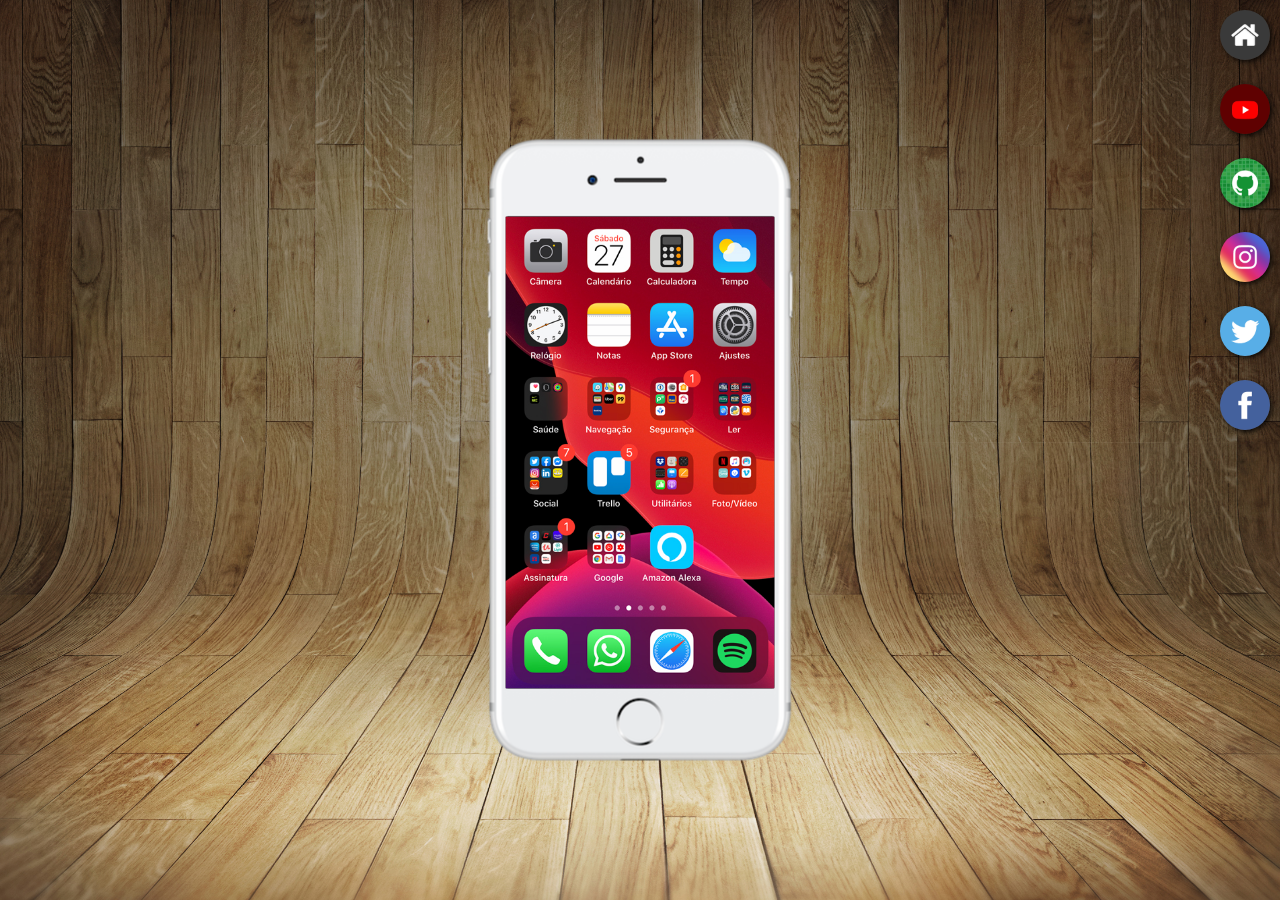
<file: index.html>
<!DOCTYPE html>
<html lang="pt-br">
<head>
    <meta charset="UTF-8">
    <meta name="viewport" content="width=device-width, initial-scale=1.0">
    <link rel="shortcut icon" href="favicon.ico" type="image/x-icon">
    <link rel="stylesheet" href="estilos/style.css">
    <title>Projeto Redes Sociais</title>
</head>
<body>
   <main>
    <section id="telefone">
        <iframe src="home.html" name="tela" id="tela" frameborder="0">
            Seu navegador não é compatível com isso.
        </iframe>
    </section>
    <section id="redes-sociais">
        <a href="home.html" target="tela"><img src="imagens/logo-home.jpg" alt=""></a><br>
        <a href="youtube.html" target="tela"><img src="imagens/logo-youtube.jpg" alt=""></a><br>
        <a href="github.html" target="tela"><img src="imagens/logo-github.jpg" alt=""></a><br>
        <a href="instagram.html" target="tela"><img src="imagens/logo-instagram.jpg" alt=""></a><br>
        <a href="twitter.html" target="tela"><img src="imagens/logo-twitter.jpg" alt=""></a><br>
        <a href="facebook.html" target="tela"><img src="imagens/logo-facebook.jpg" alt=""></a><br>
    </section>
   </main> 
</body>
</html>
</file>
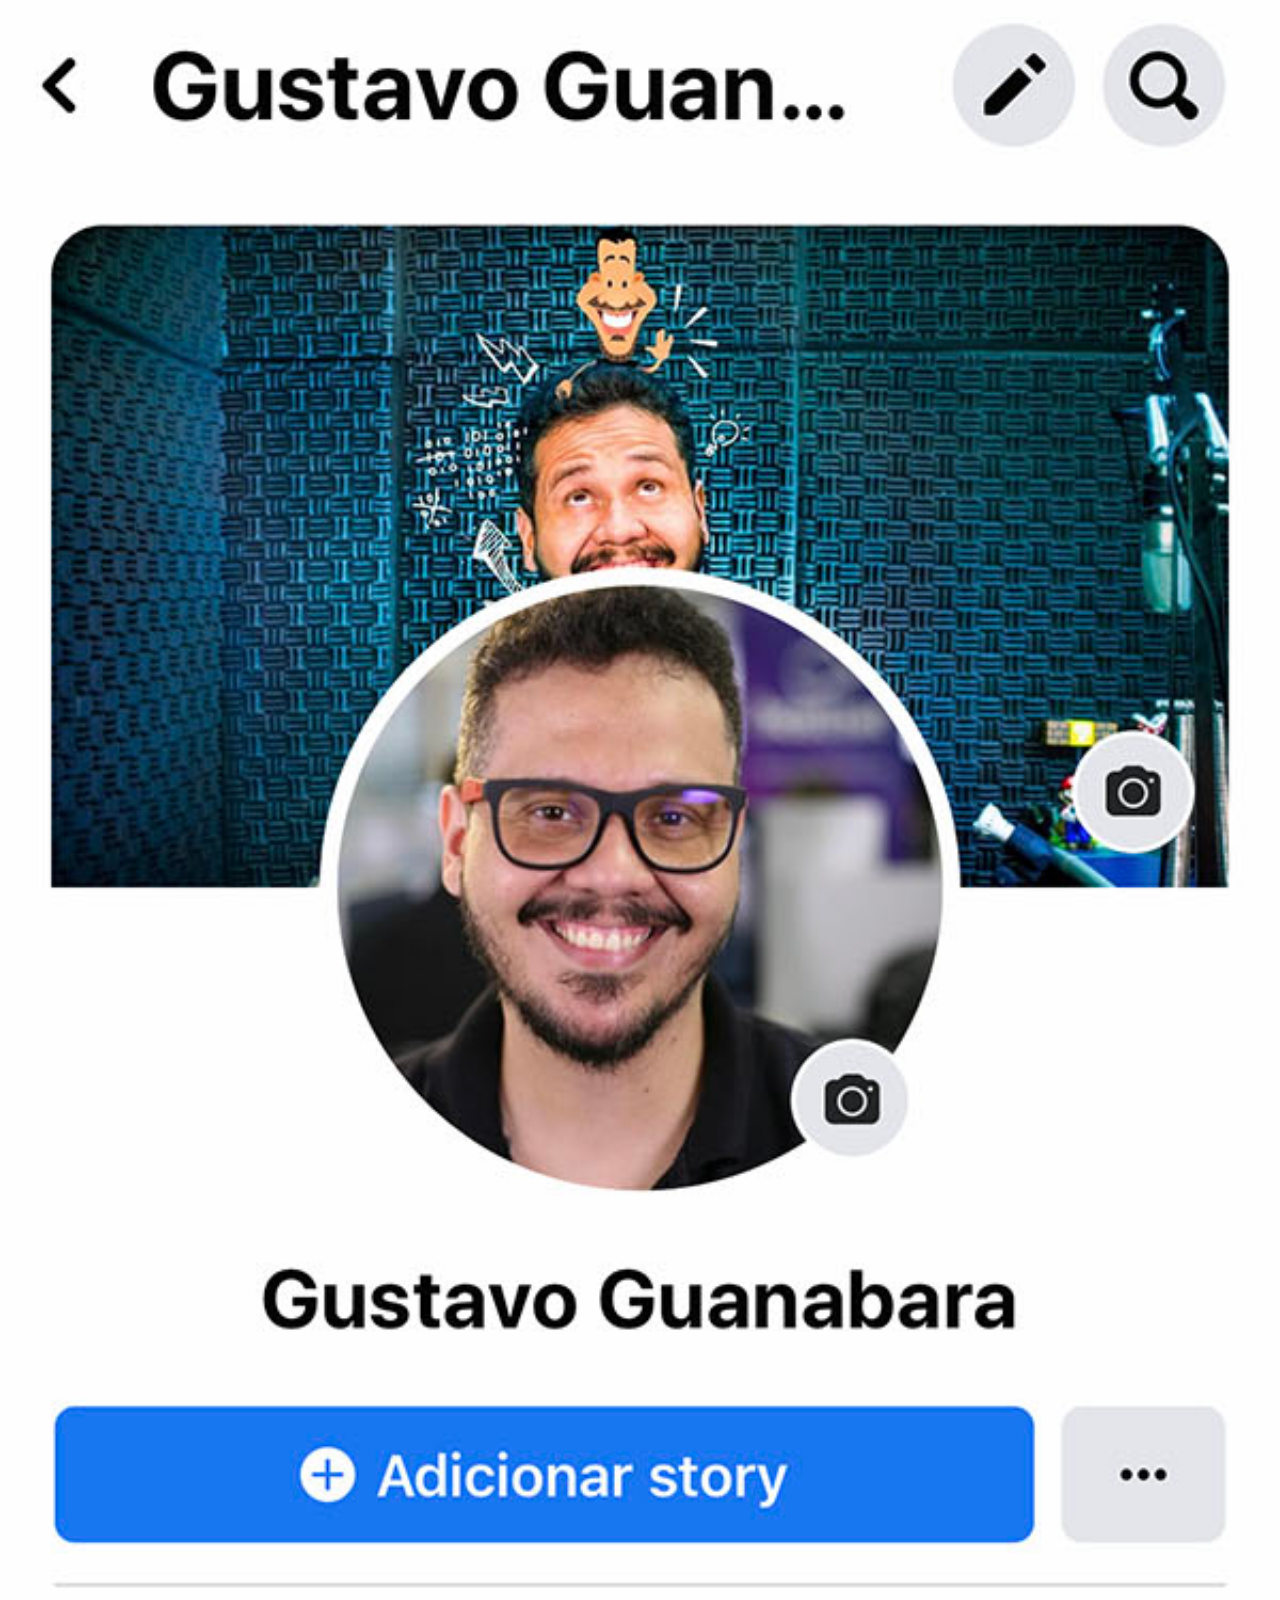
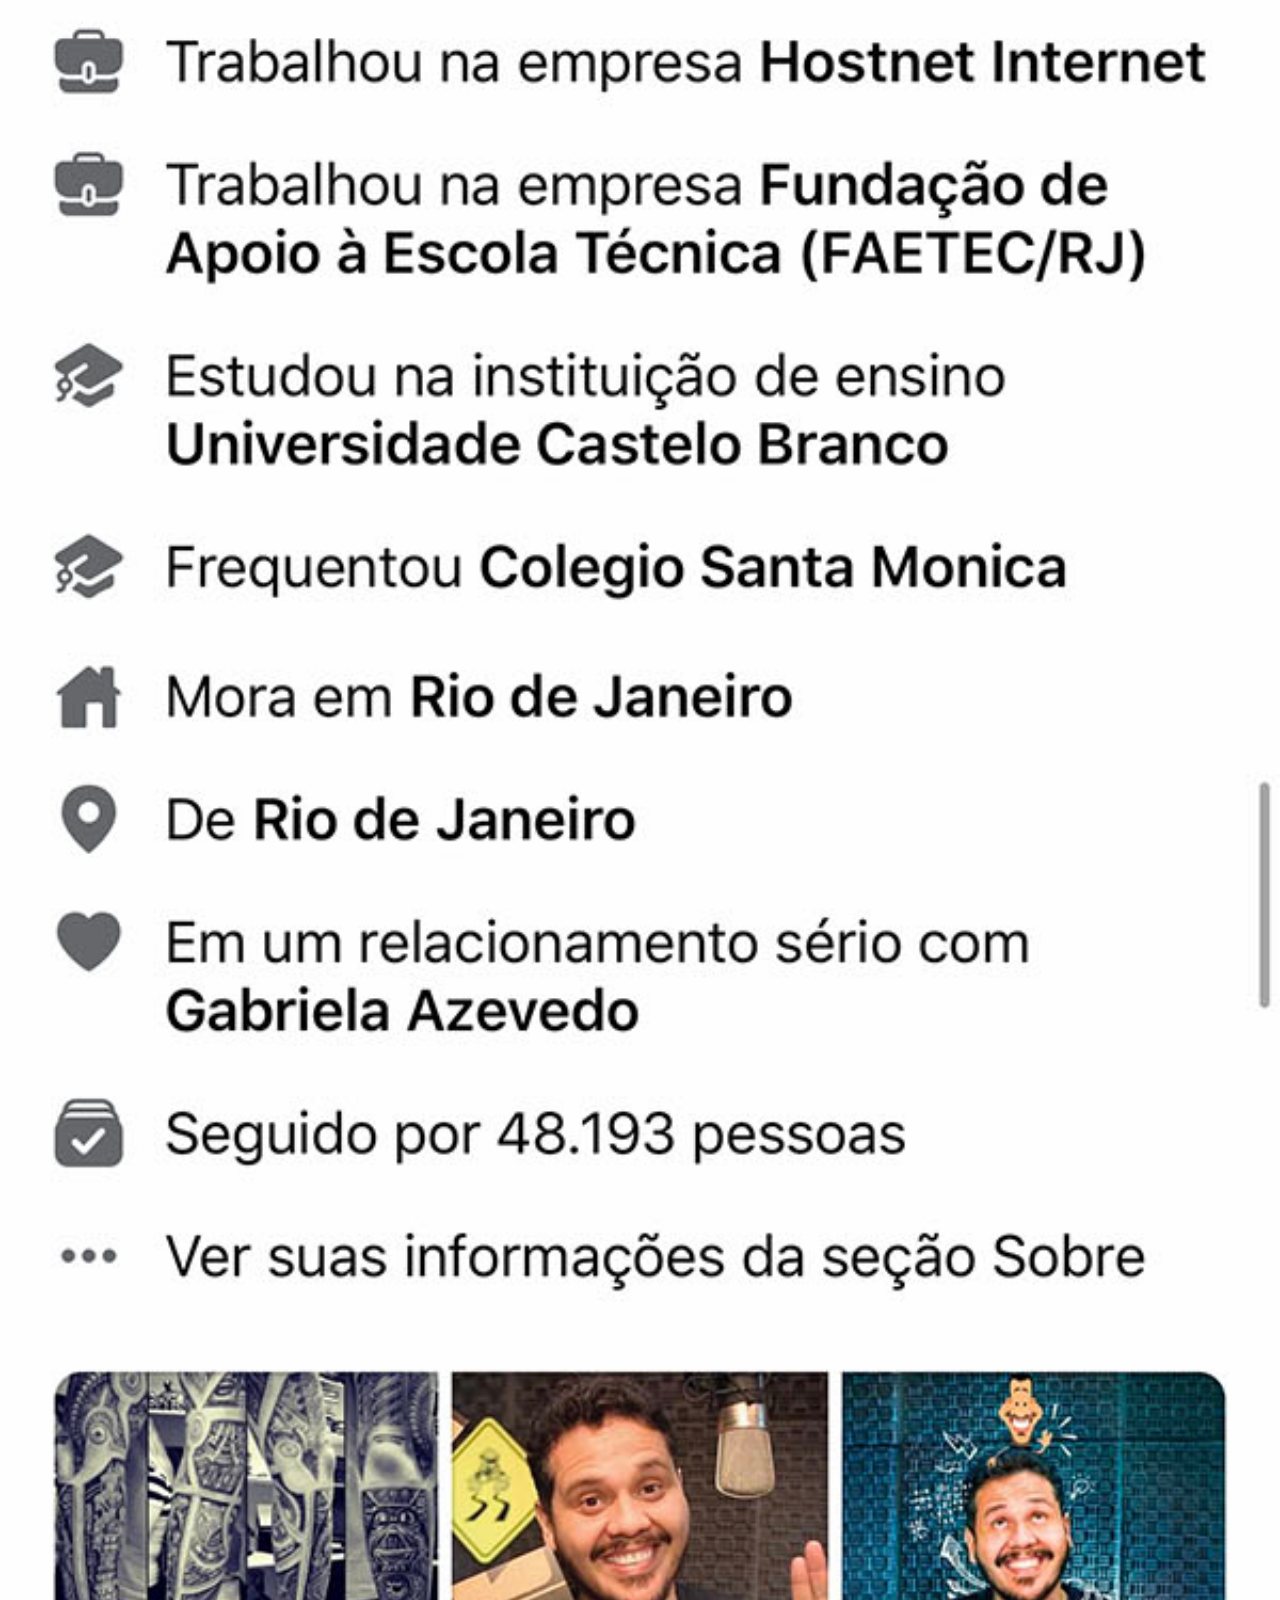
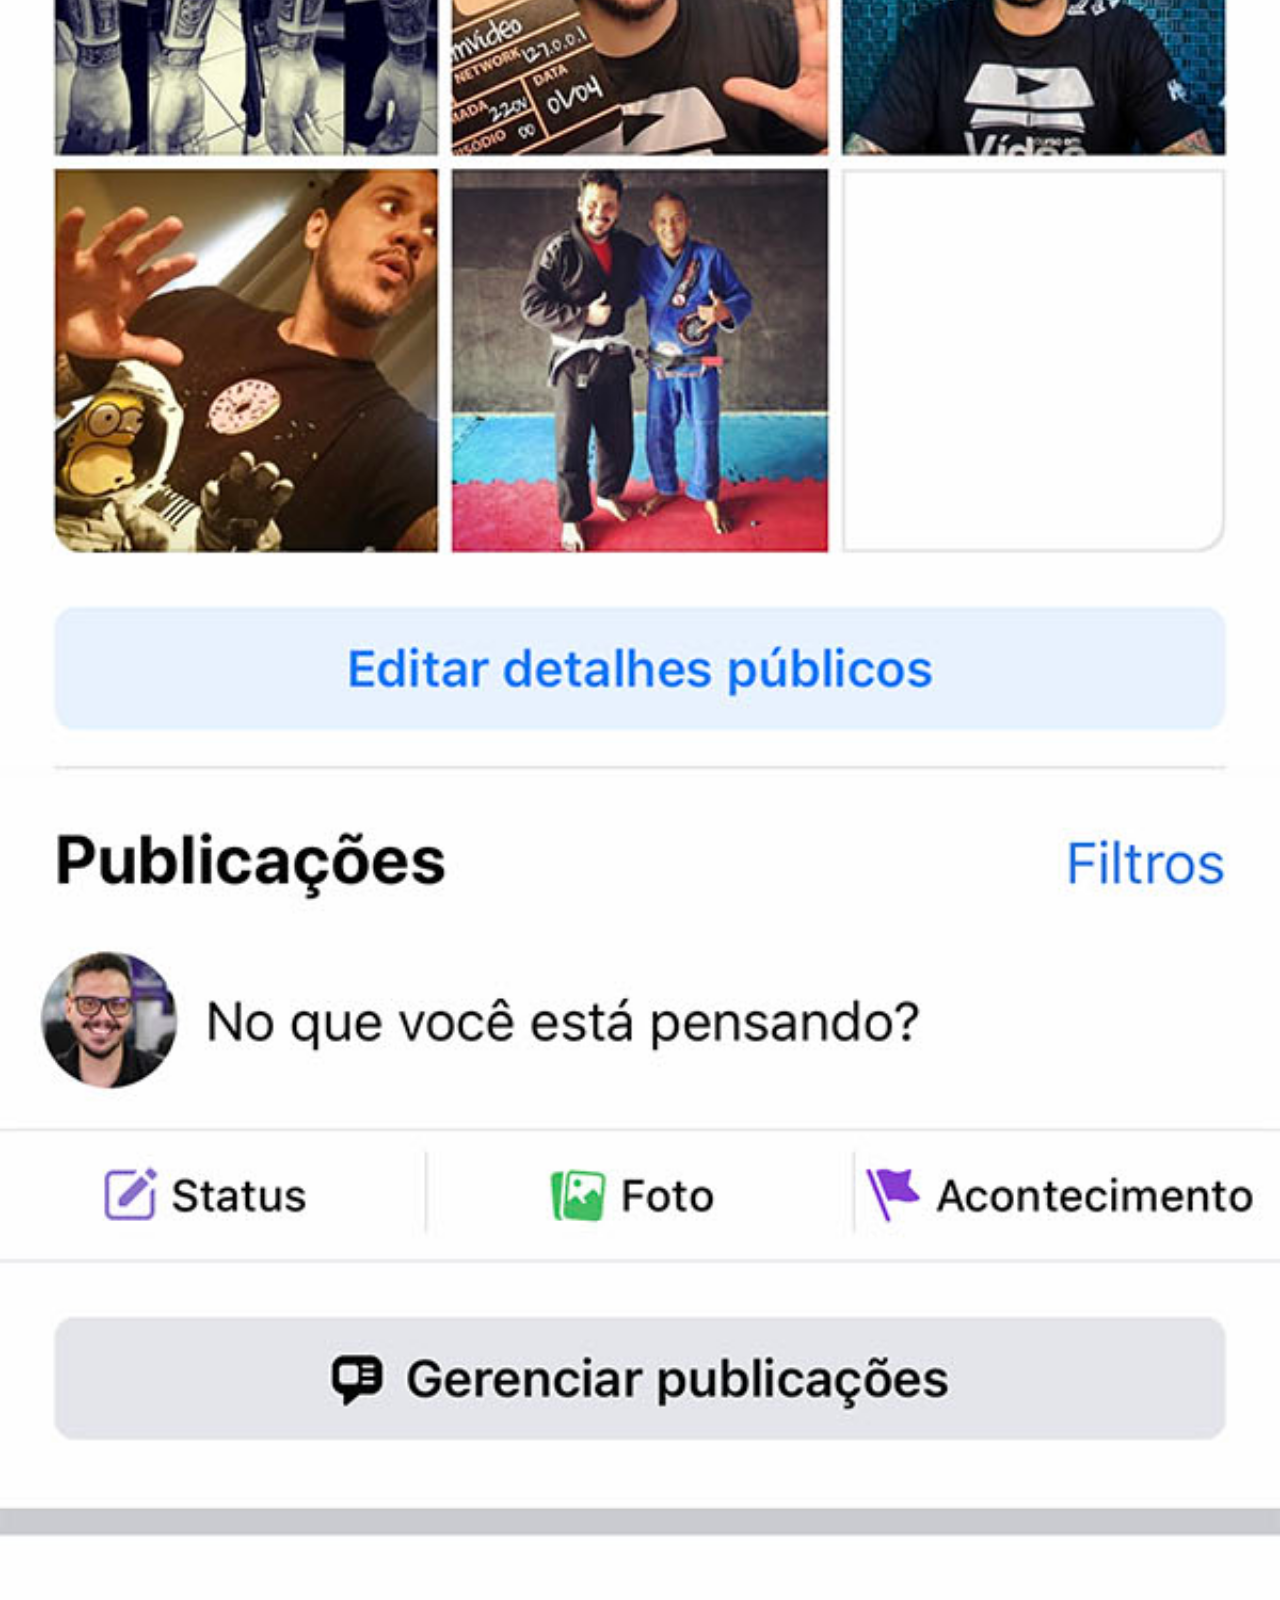
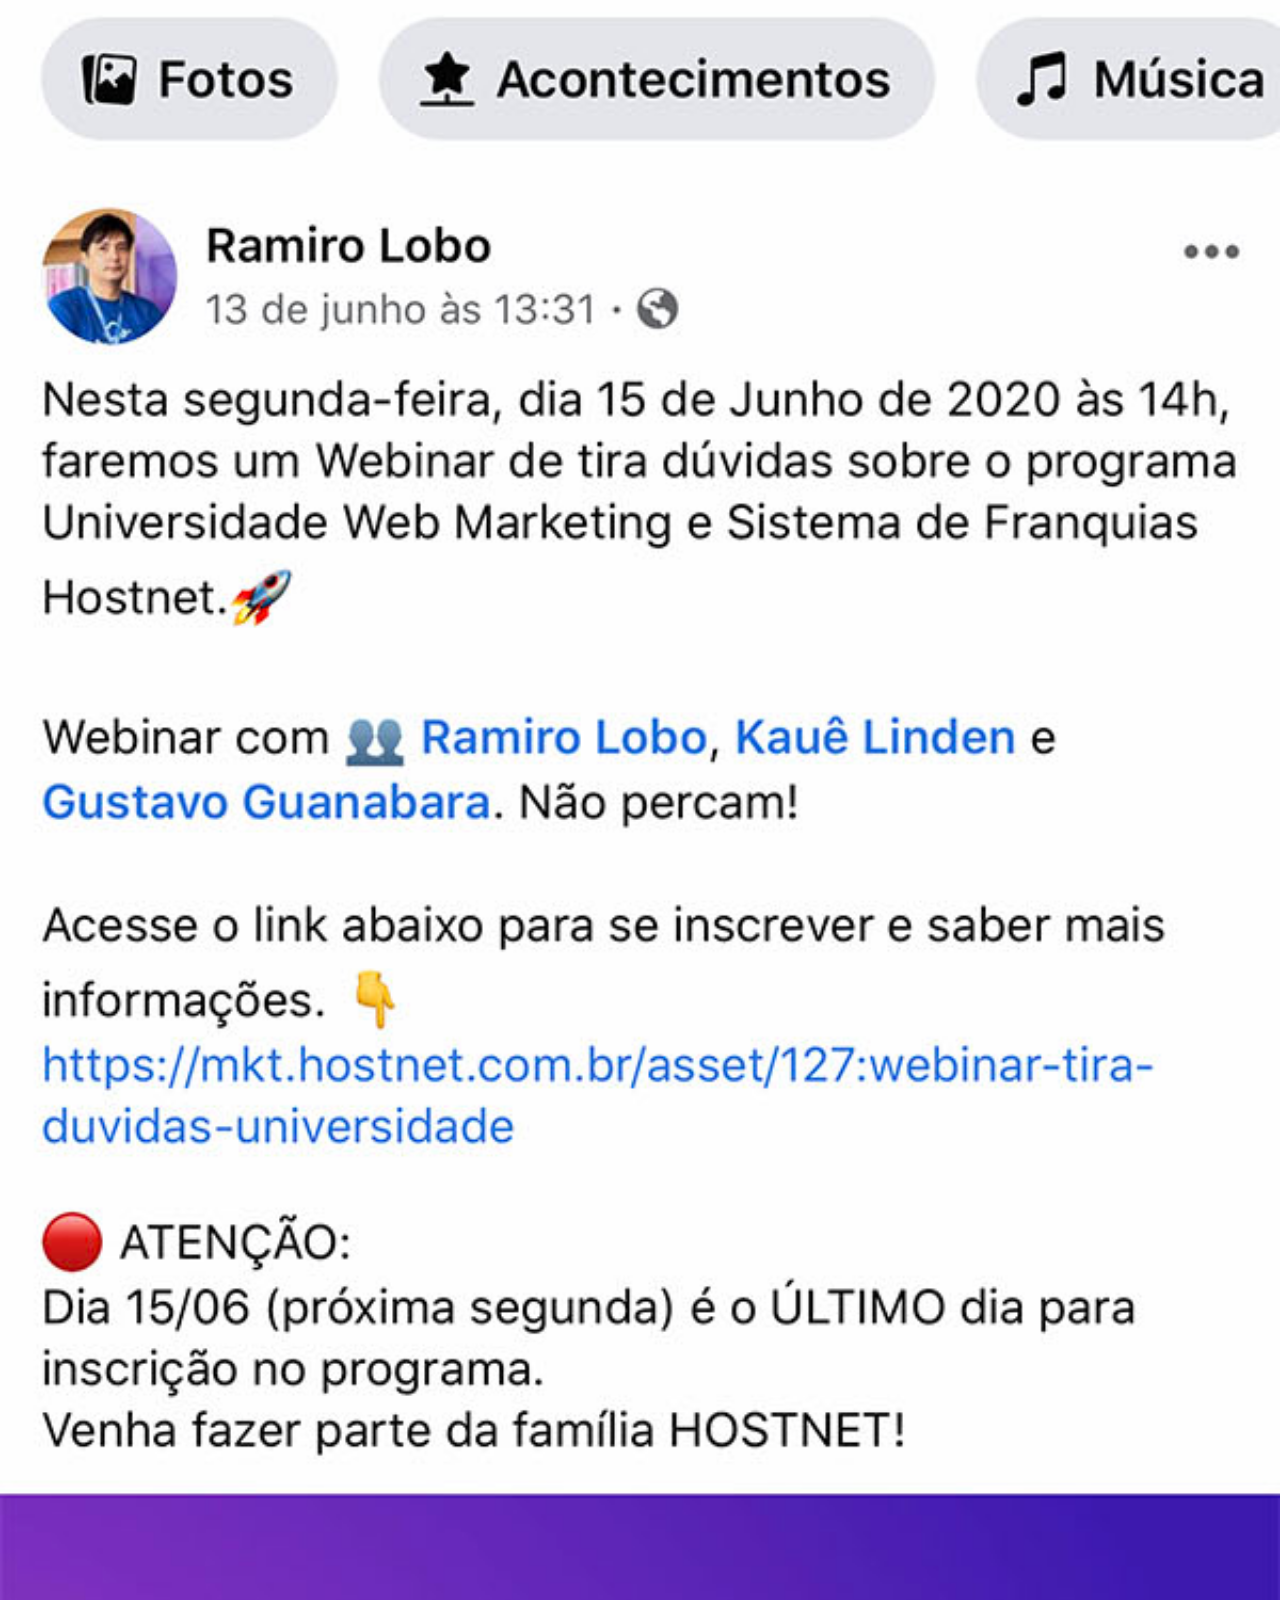
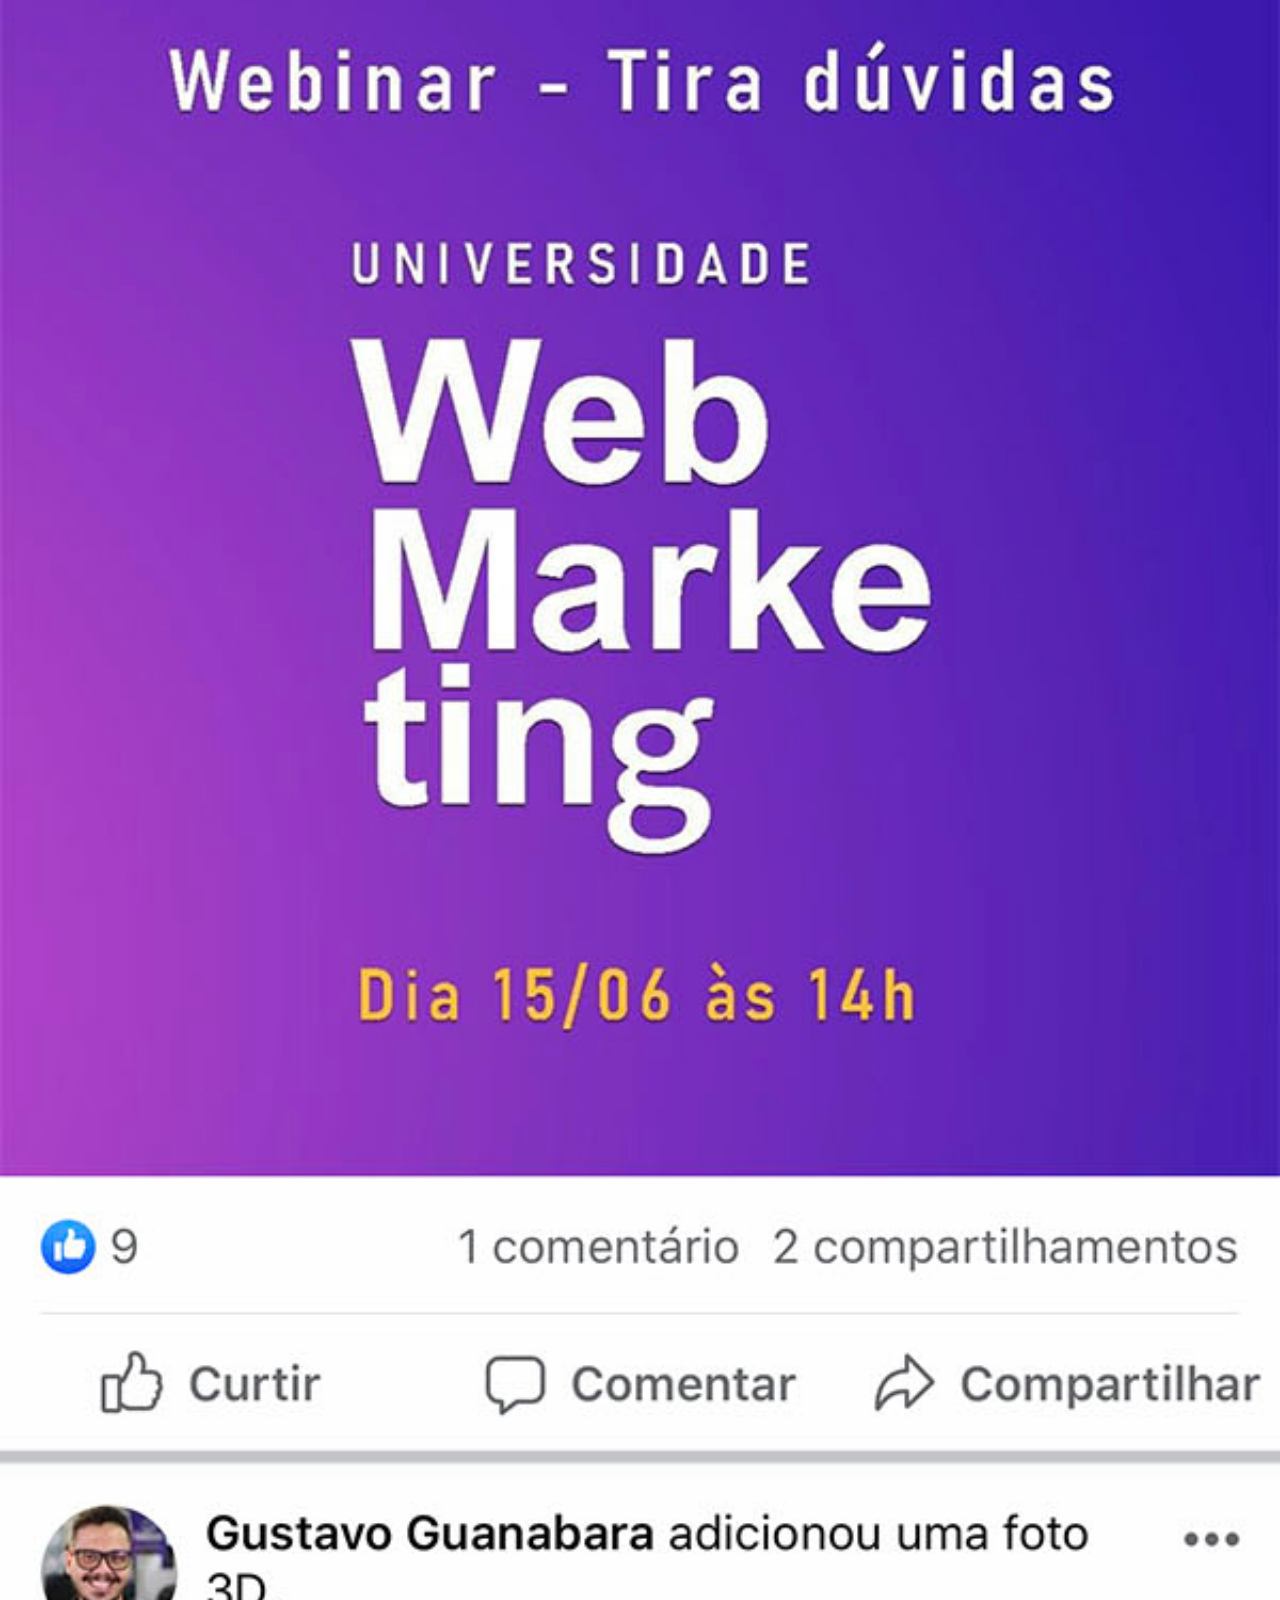
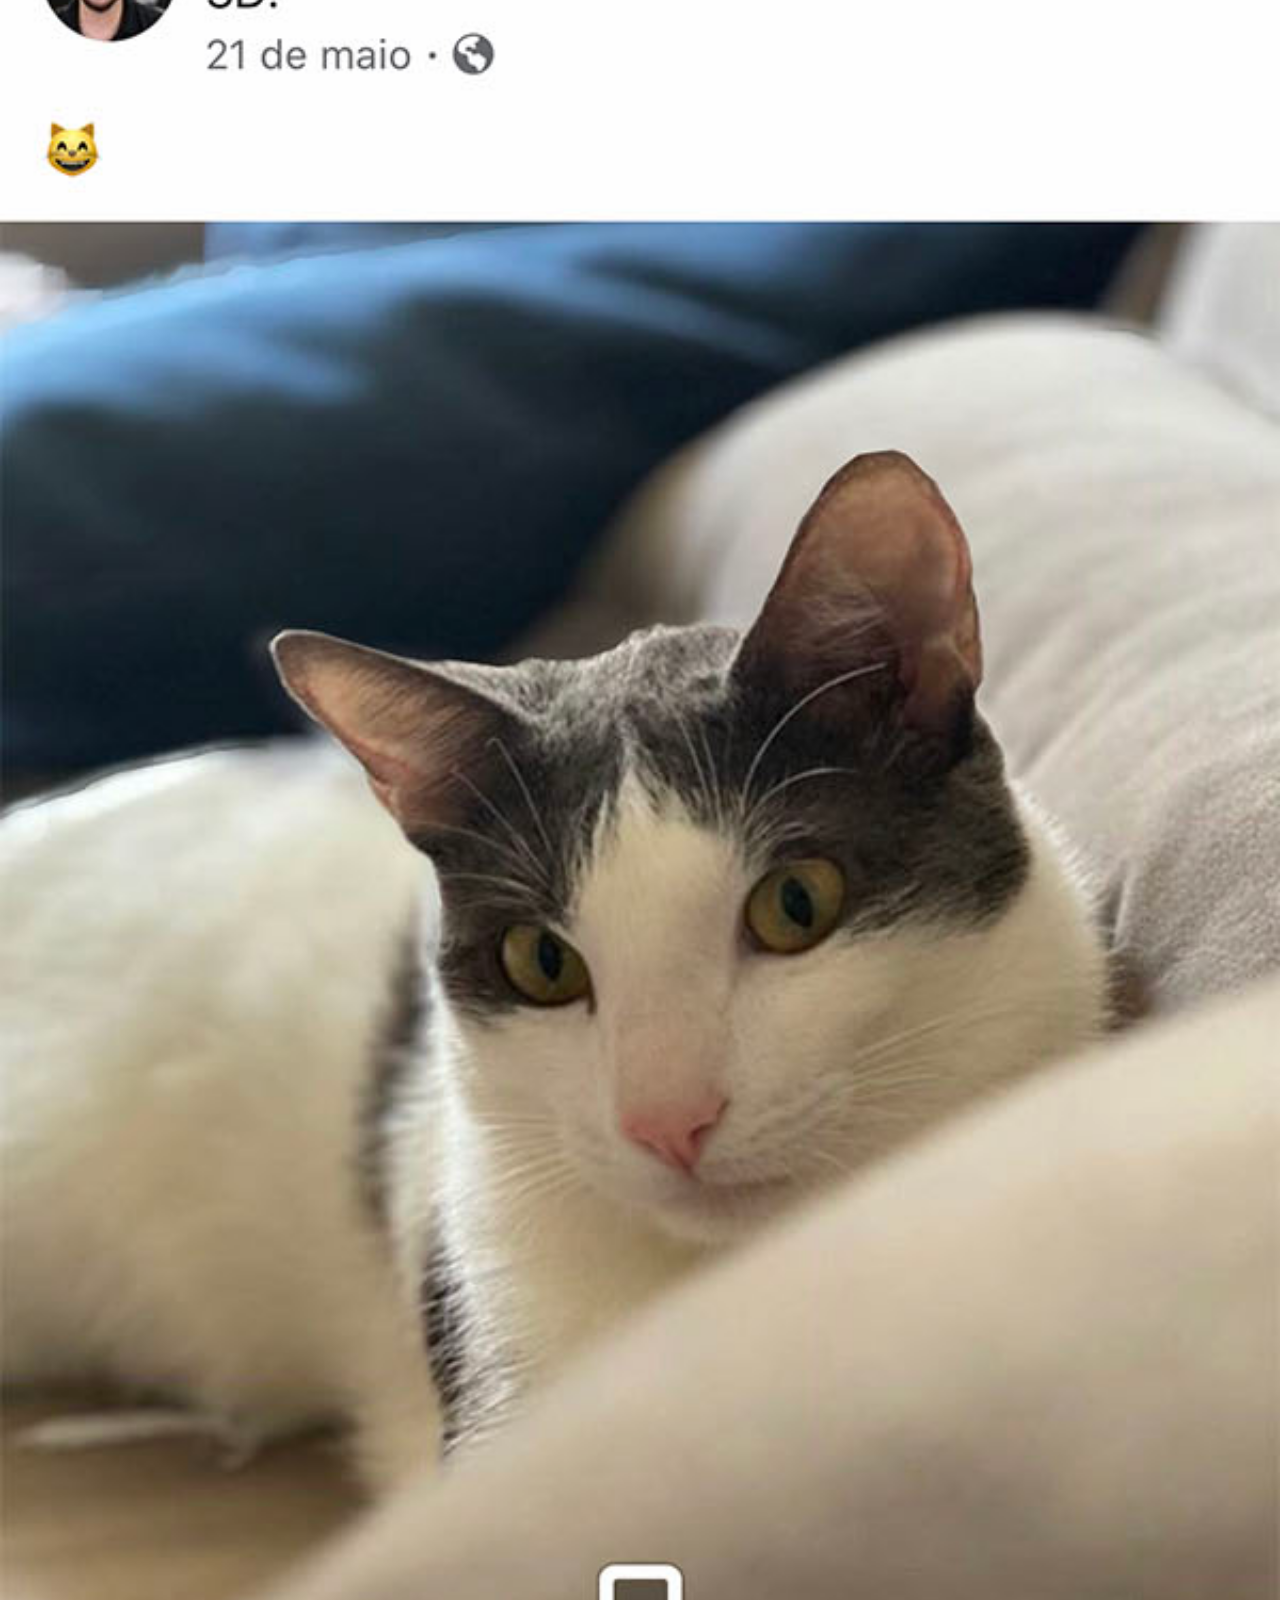
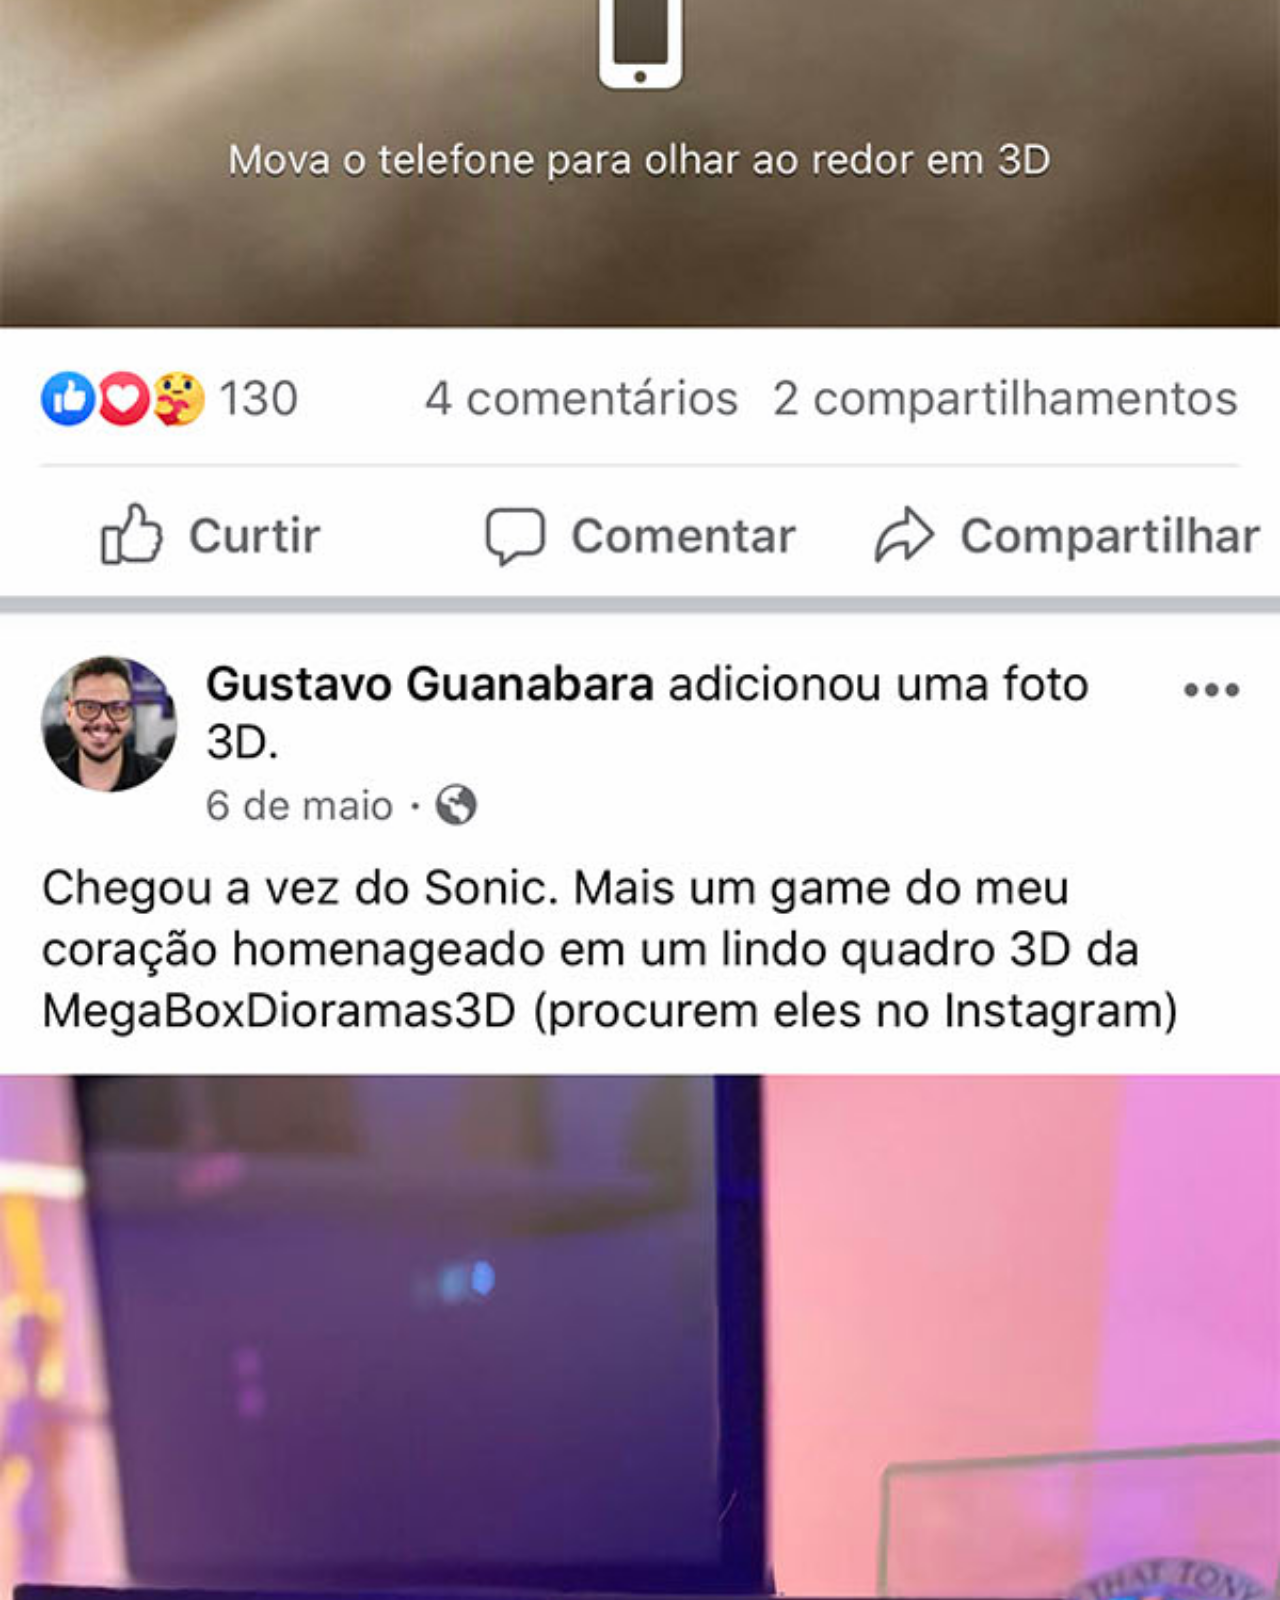
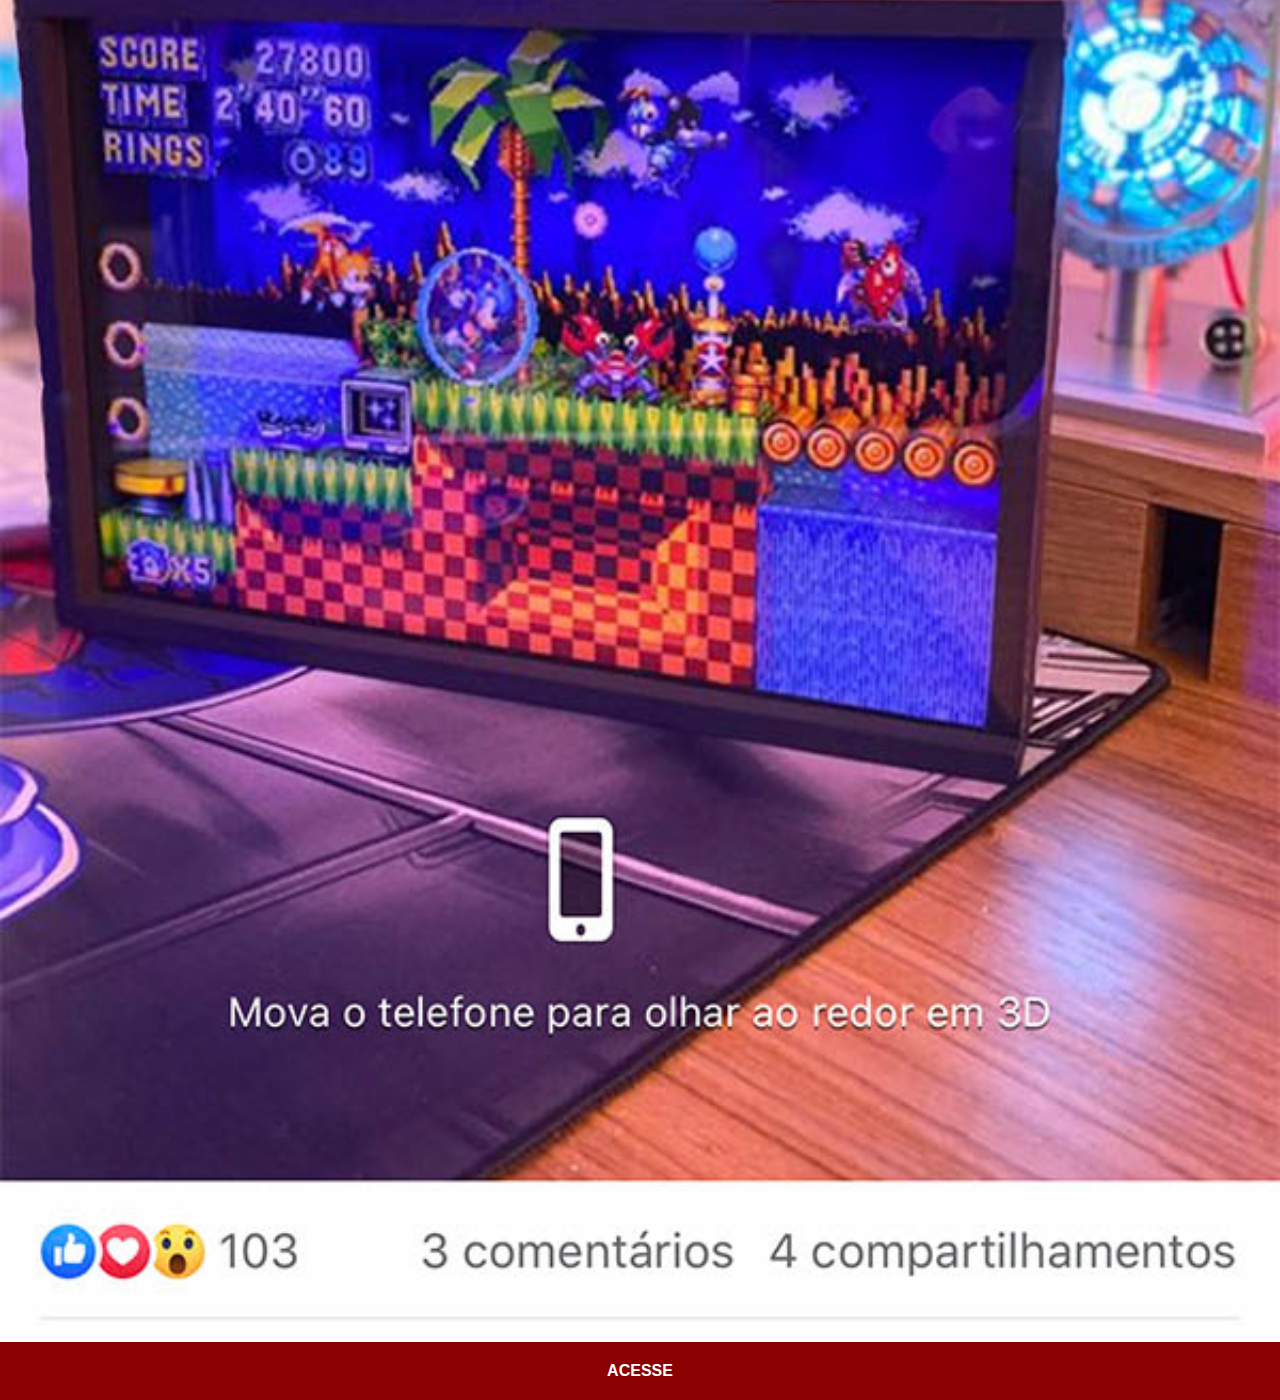
<file: facebook.html>
<!DOCTYPE html>
<html lang="pt-br">
<head>
    <meta charset="UTF-8">
    <meta name="viewport" content="width=device-width, initial-scale=1.0">
    <link rel="stylesheet" href="estilos/social.css">
    <title>Facebook</title>
</head>
<body>
    <img src="imagens/tela-facebook.jpg" alt="Facebook">
    <a href="https://www.facebook.com/gustavoguanabara/" target="_blank">ACESSE</a>
</body>
</html>
</file>
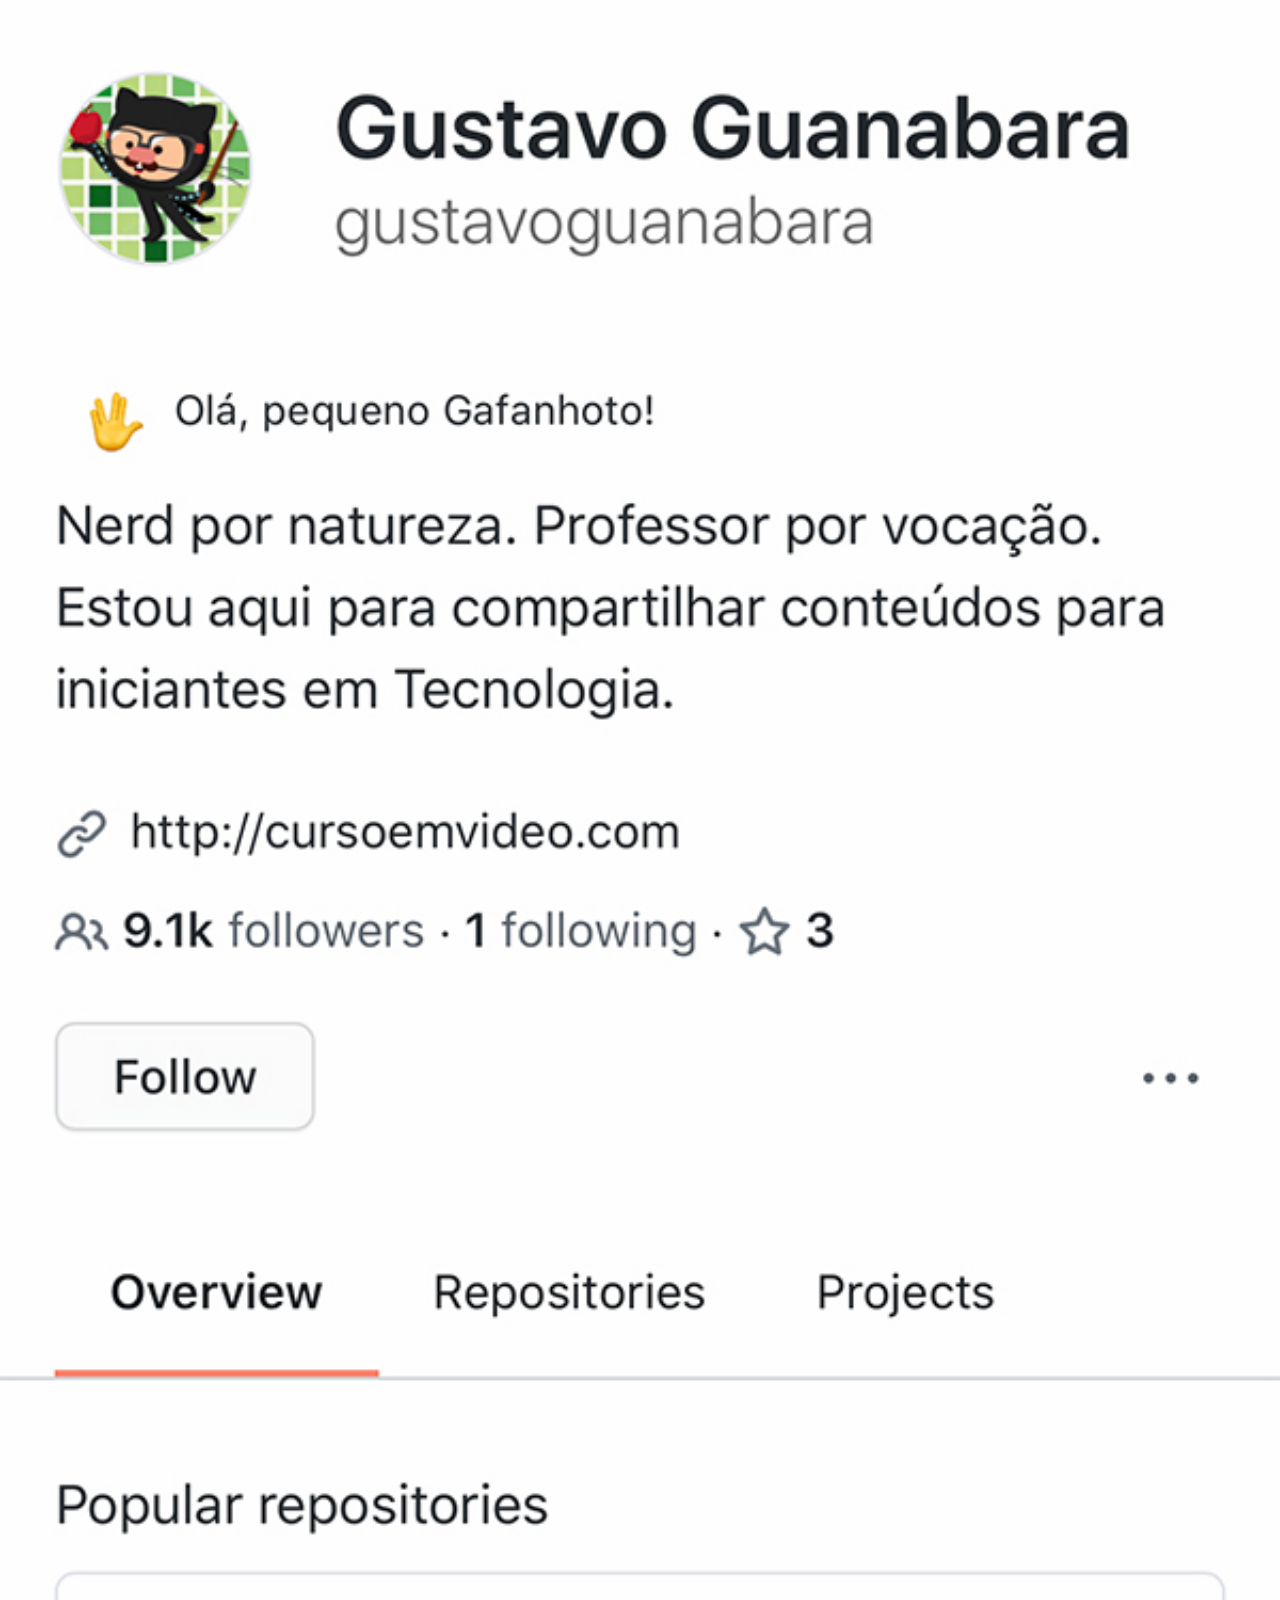
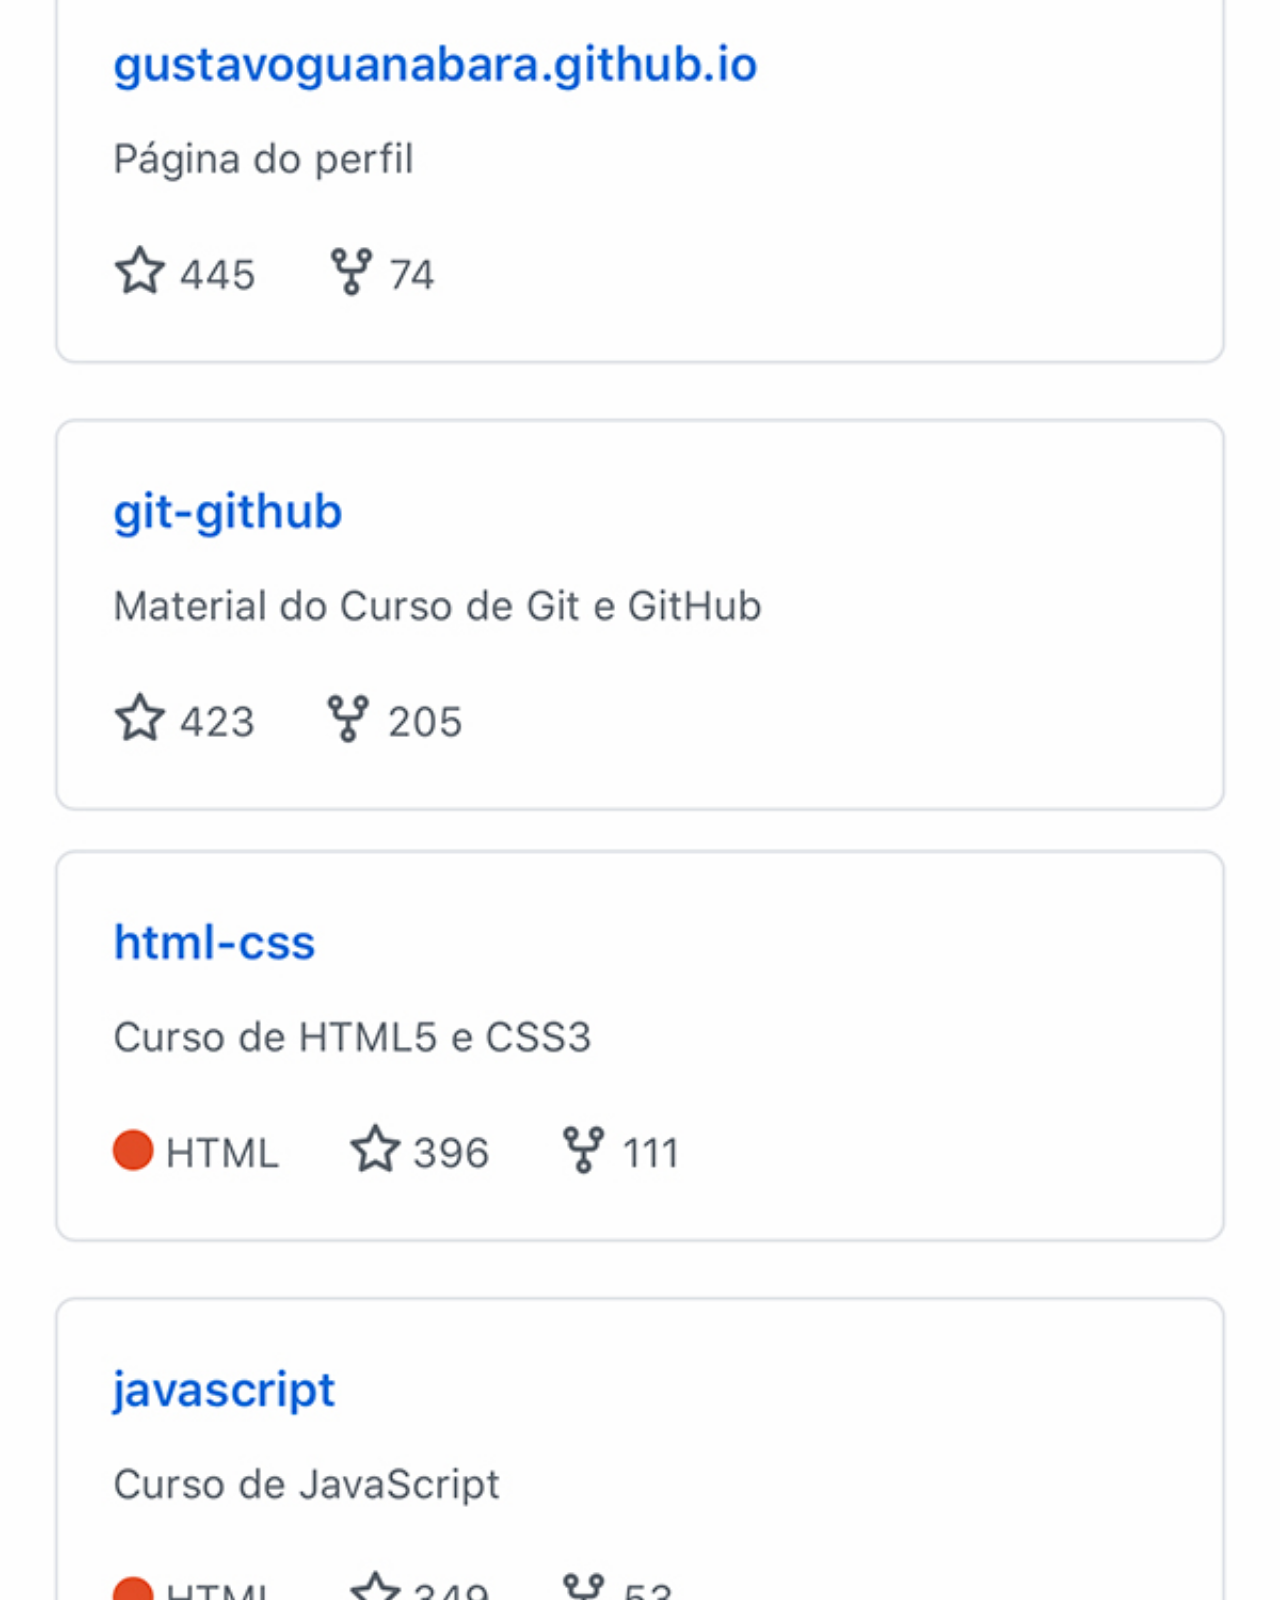
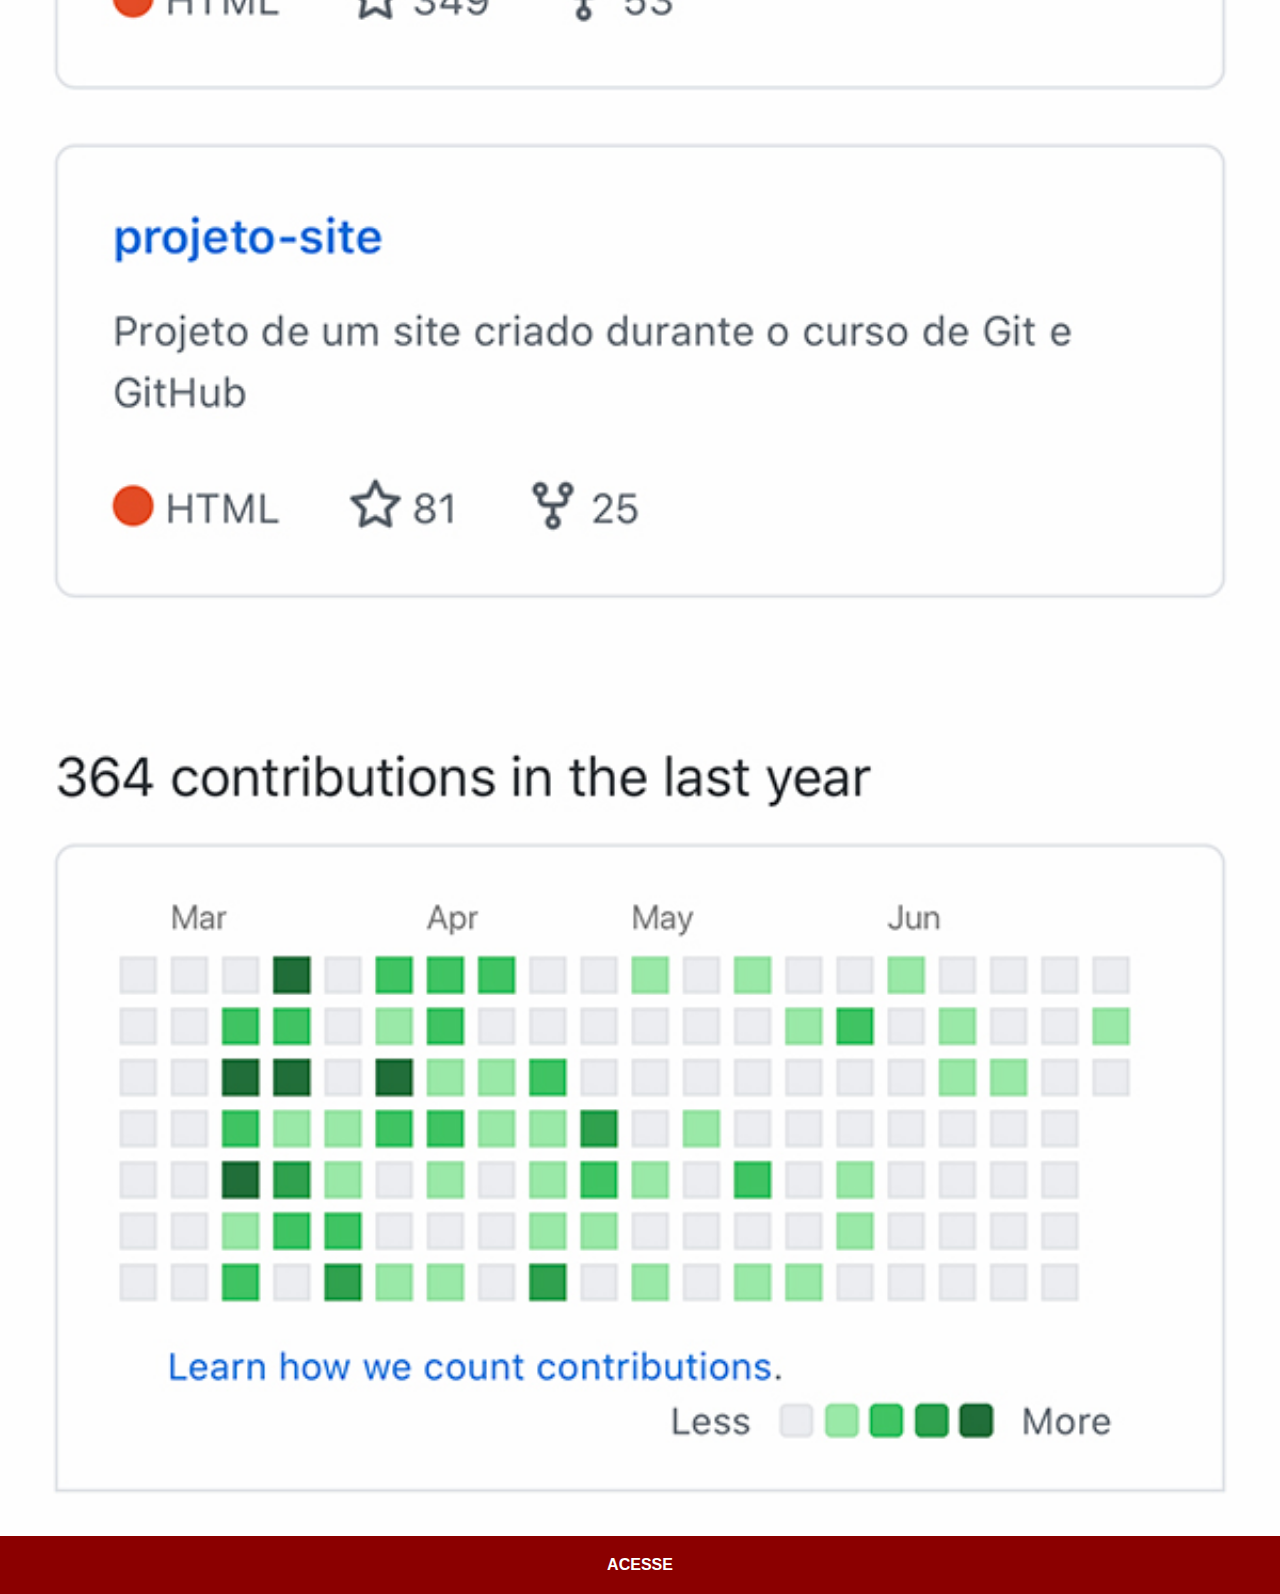
<file: github.html>
<!DOCTYPE html>
<html lang="pt-br">
<head>
    <meta charset="UTF-8">
    <meta name="viewport" content="width=device-width, initial-scale=1.0">
    <link rel="stylesheet" href="estilos/social.css">
    <title>GitHub</title>
</head>
<body>
    <img src="imagens/tela-github.jpg" alt="GitHub">
    <a href="https://github.com/gustavoguanabara/" target="_blank">ACESSE</a>
</body>
</html>
</file>
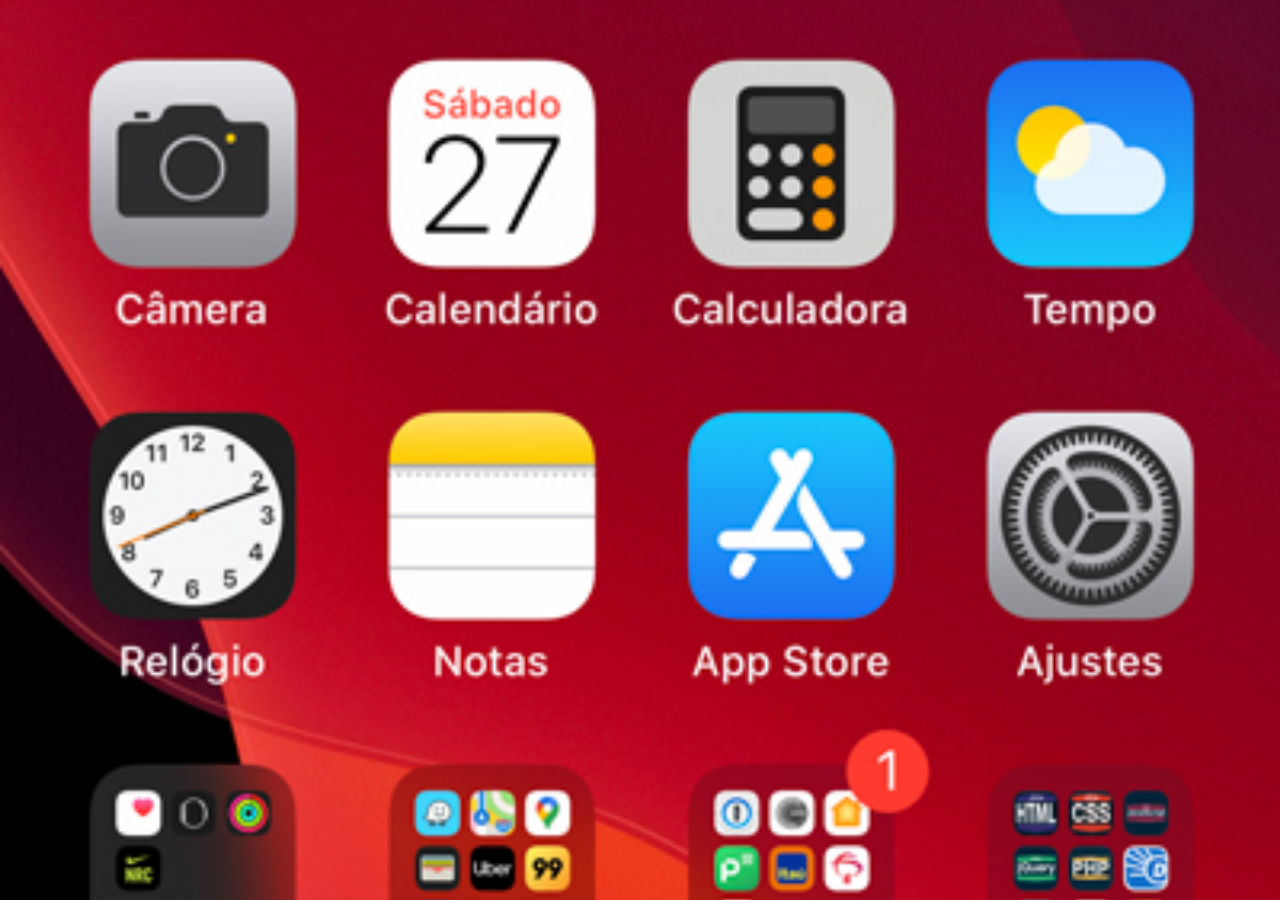
<file: home.html>
<!DOCTYPE html>
<html lang="pt-br">
<head>
    <meta charset="UTF-8">
    <meta name="viewport" content="width=device-width, initial-scale=1.0">
    <title>Home</title>
    <style>
        * {
            margin: 0px;
            padding: 0px;
        }

        body {
            width: 100vw;
            height: 100vh;
            background: black url('imagens/tela-home.jpg') no-repeat top center;
            background-size: cover;
        }
    </style>
</head>
<body>
    
</body>
</html>
</file>
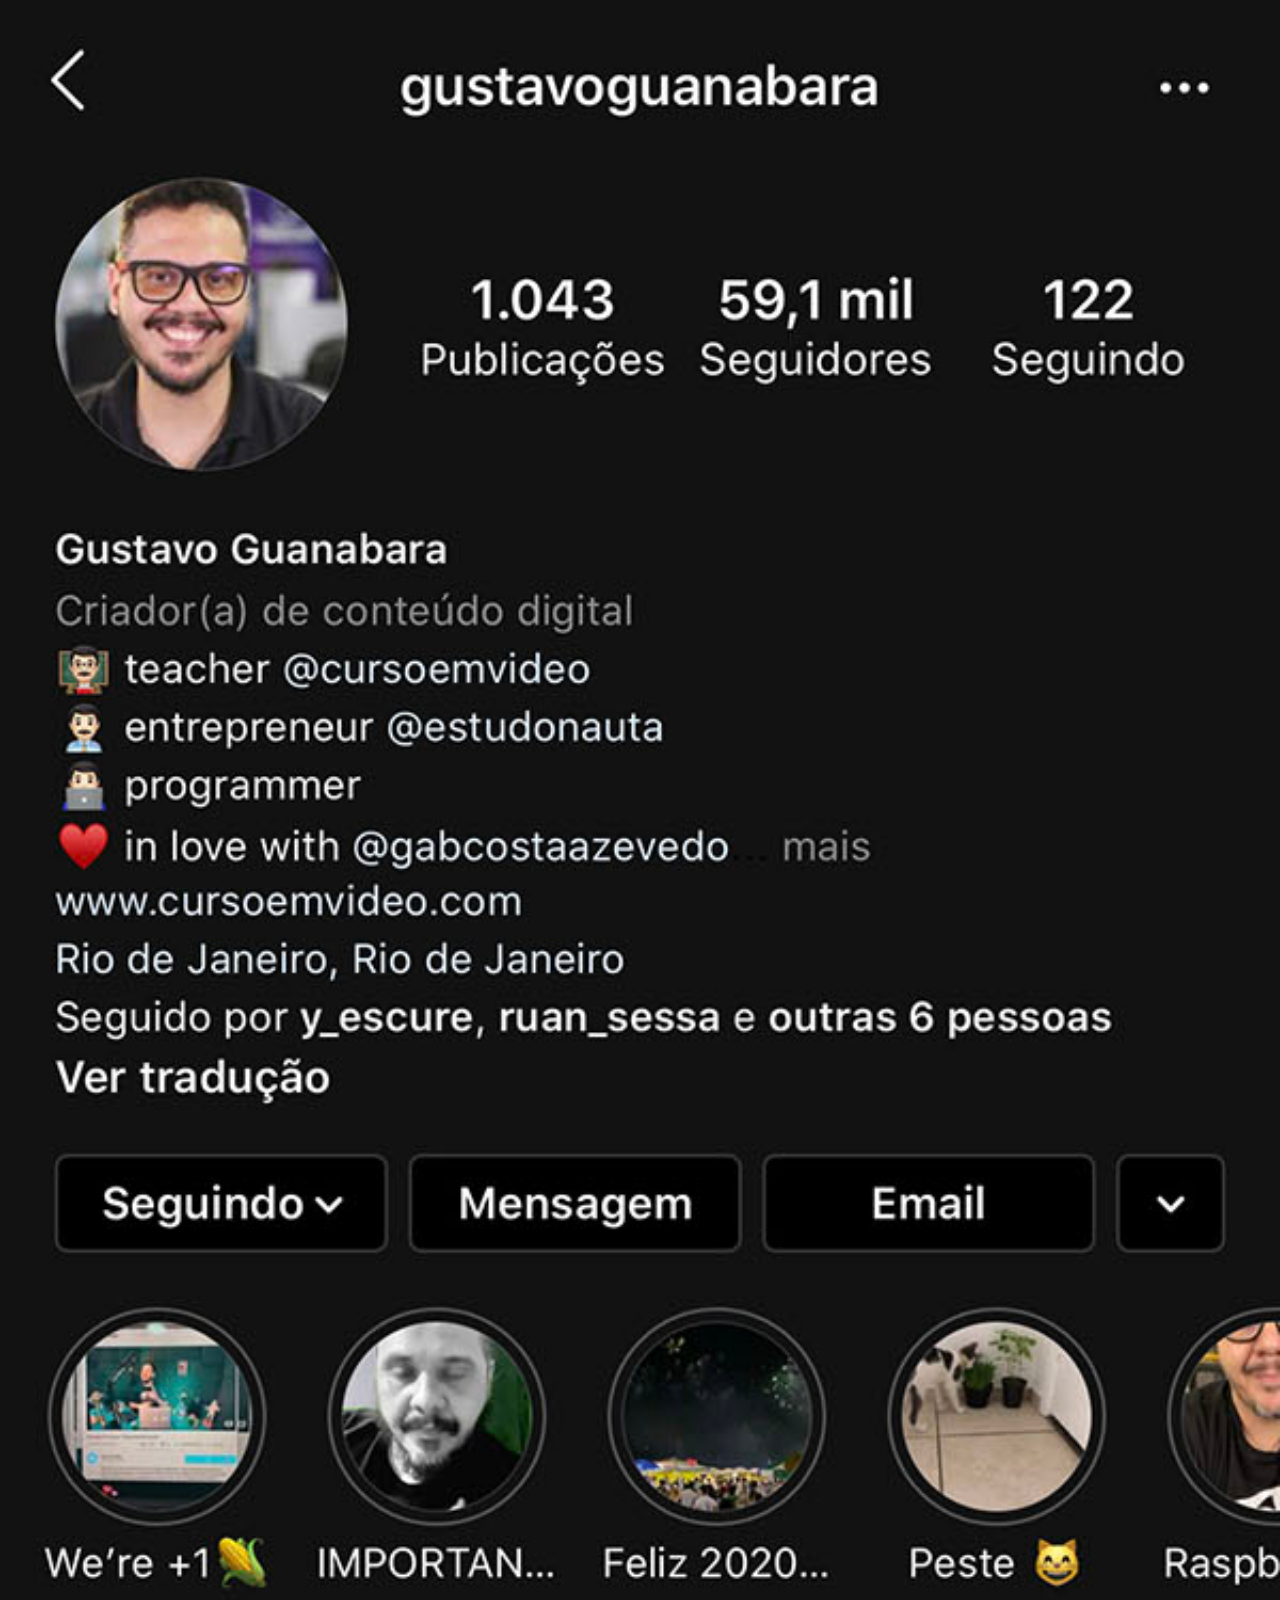
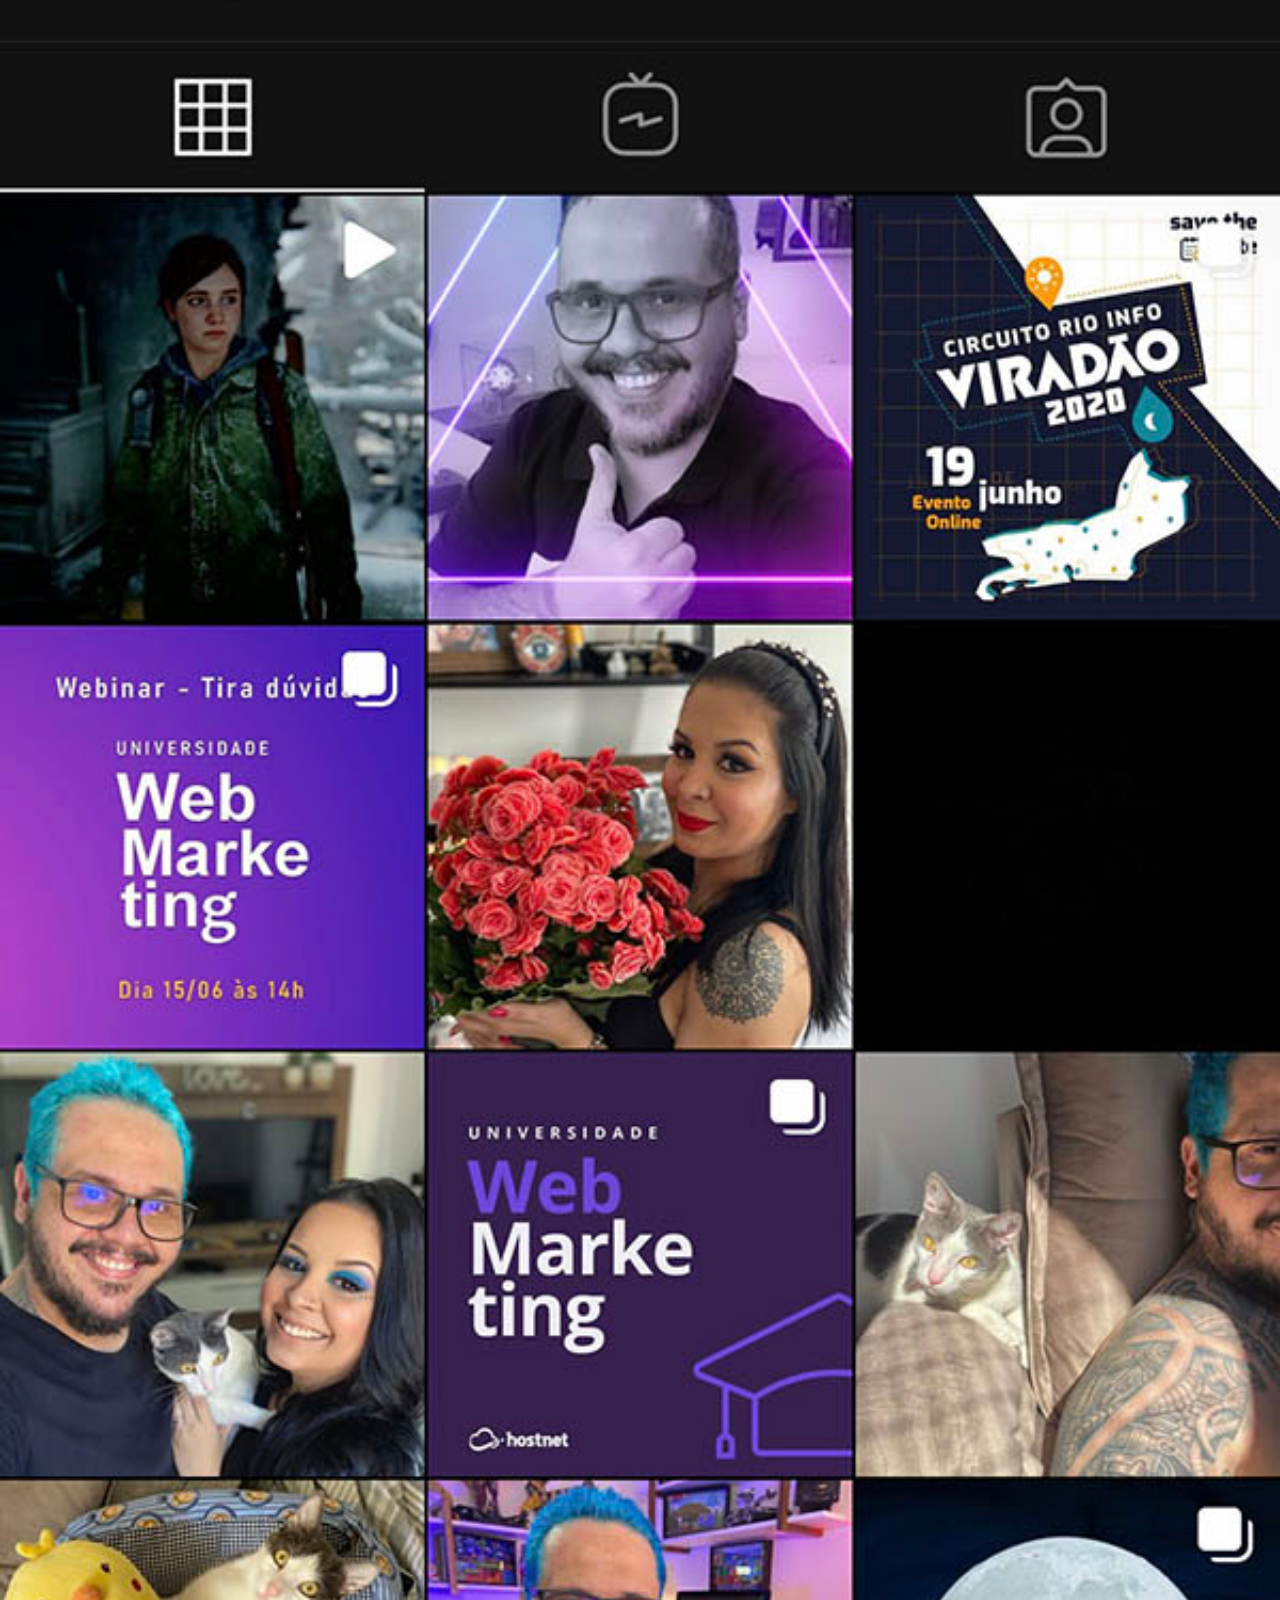
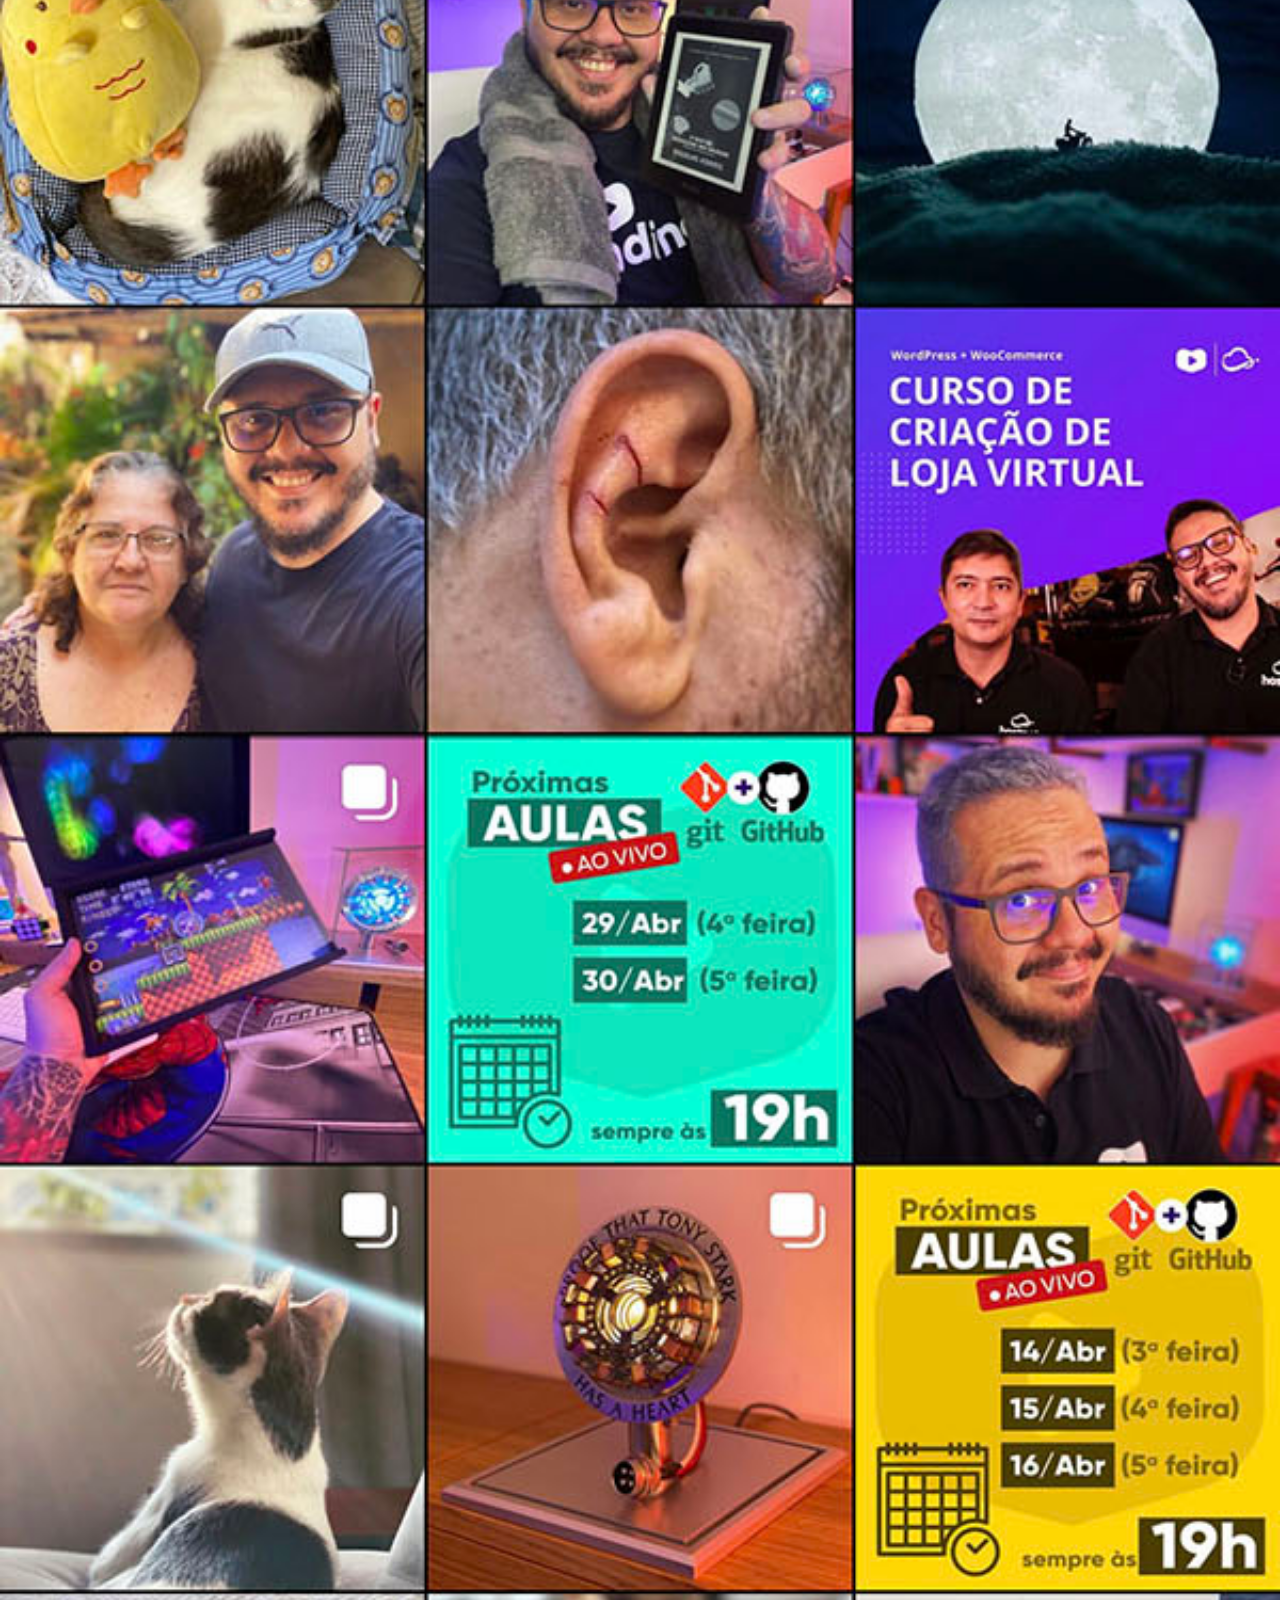
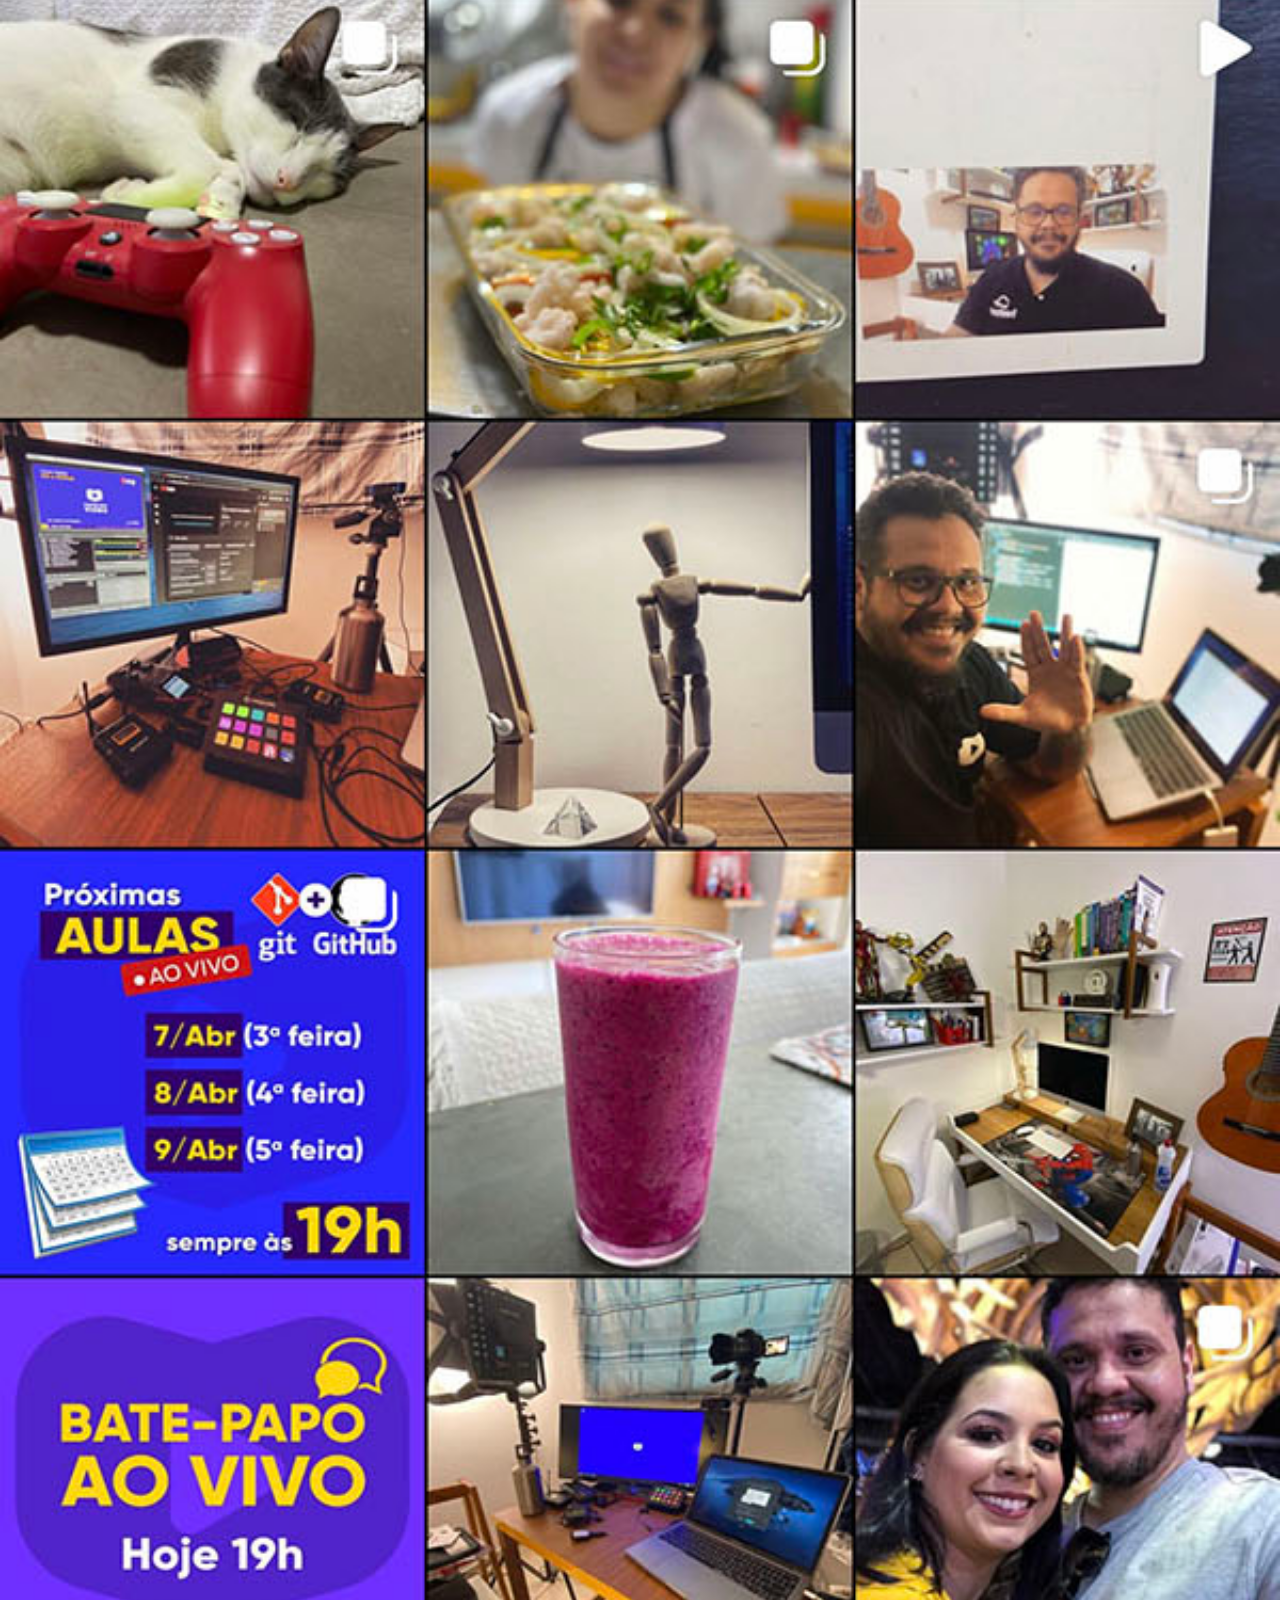
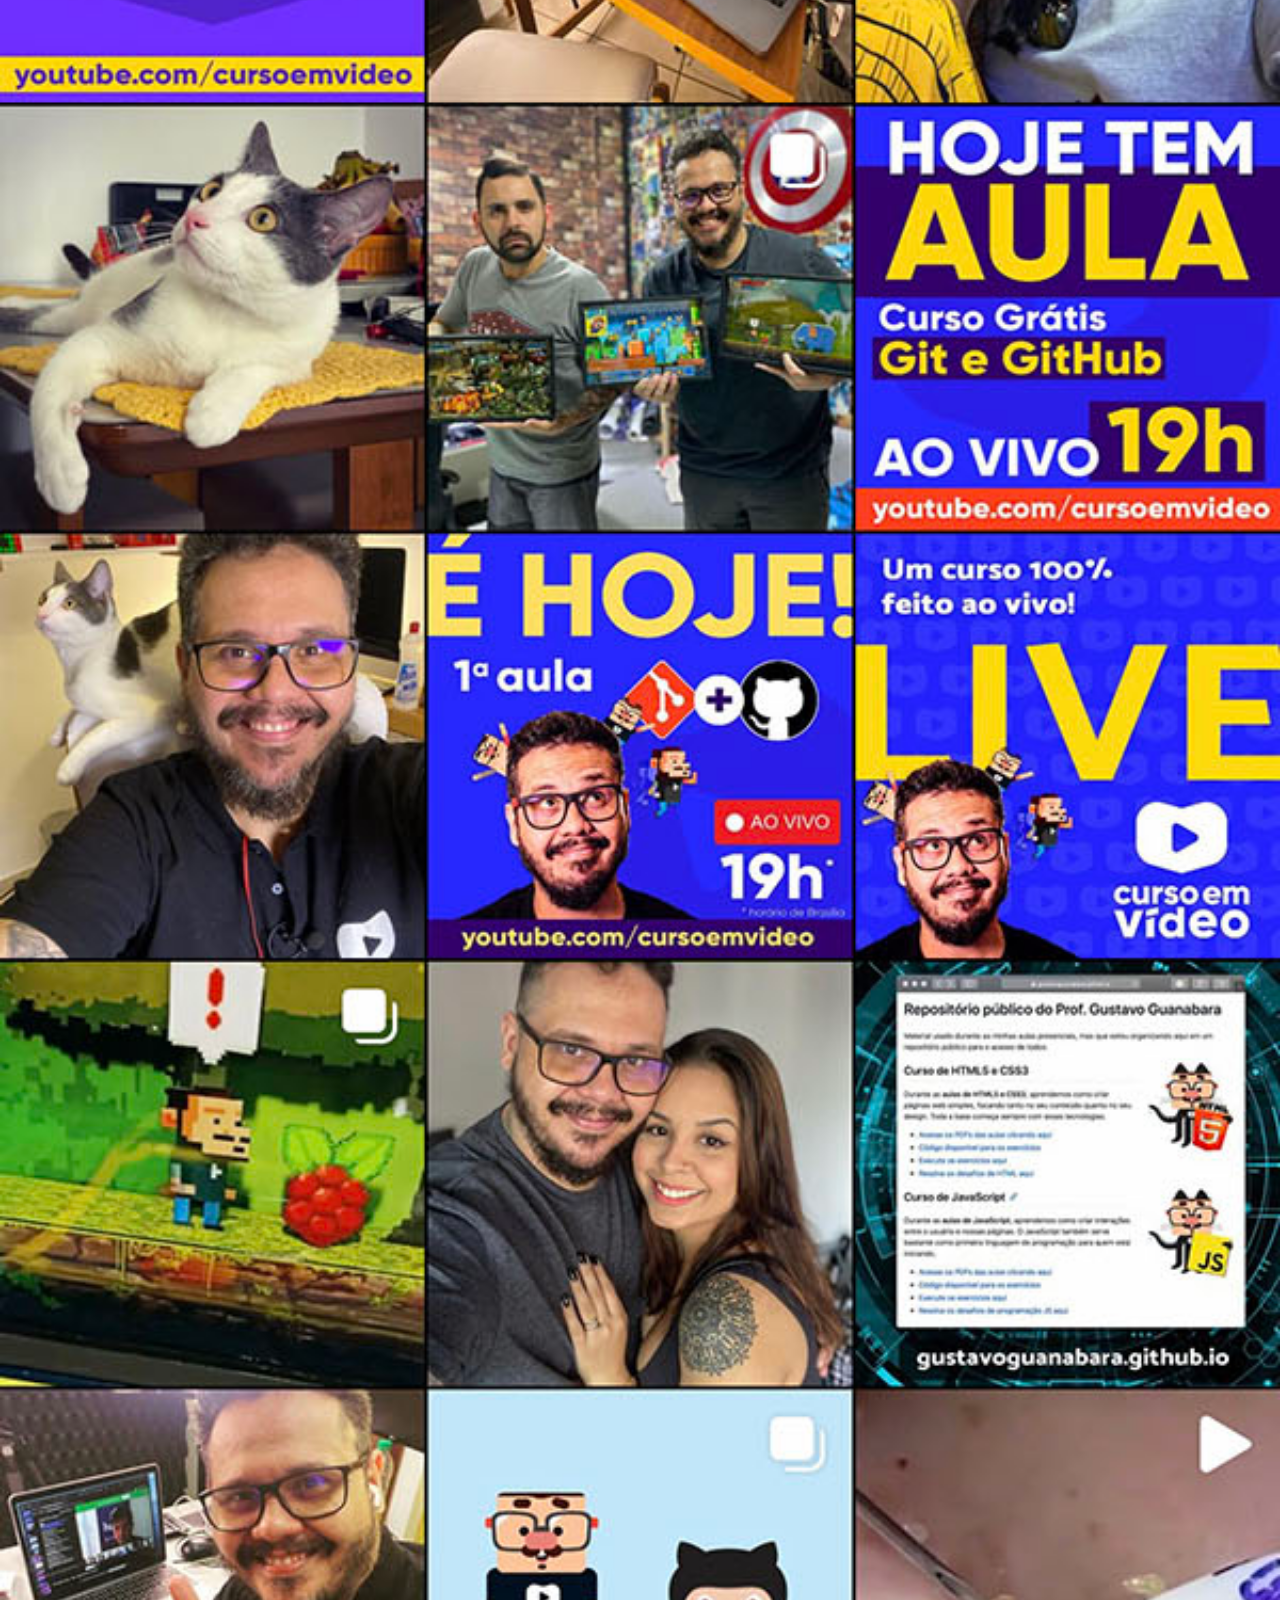
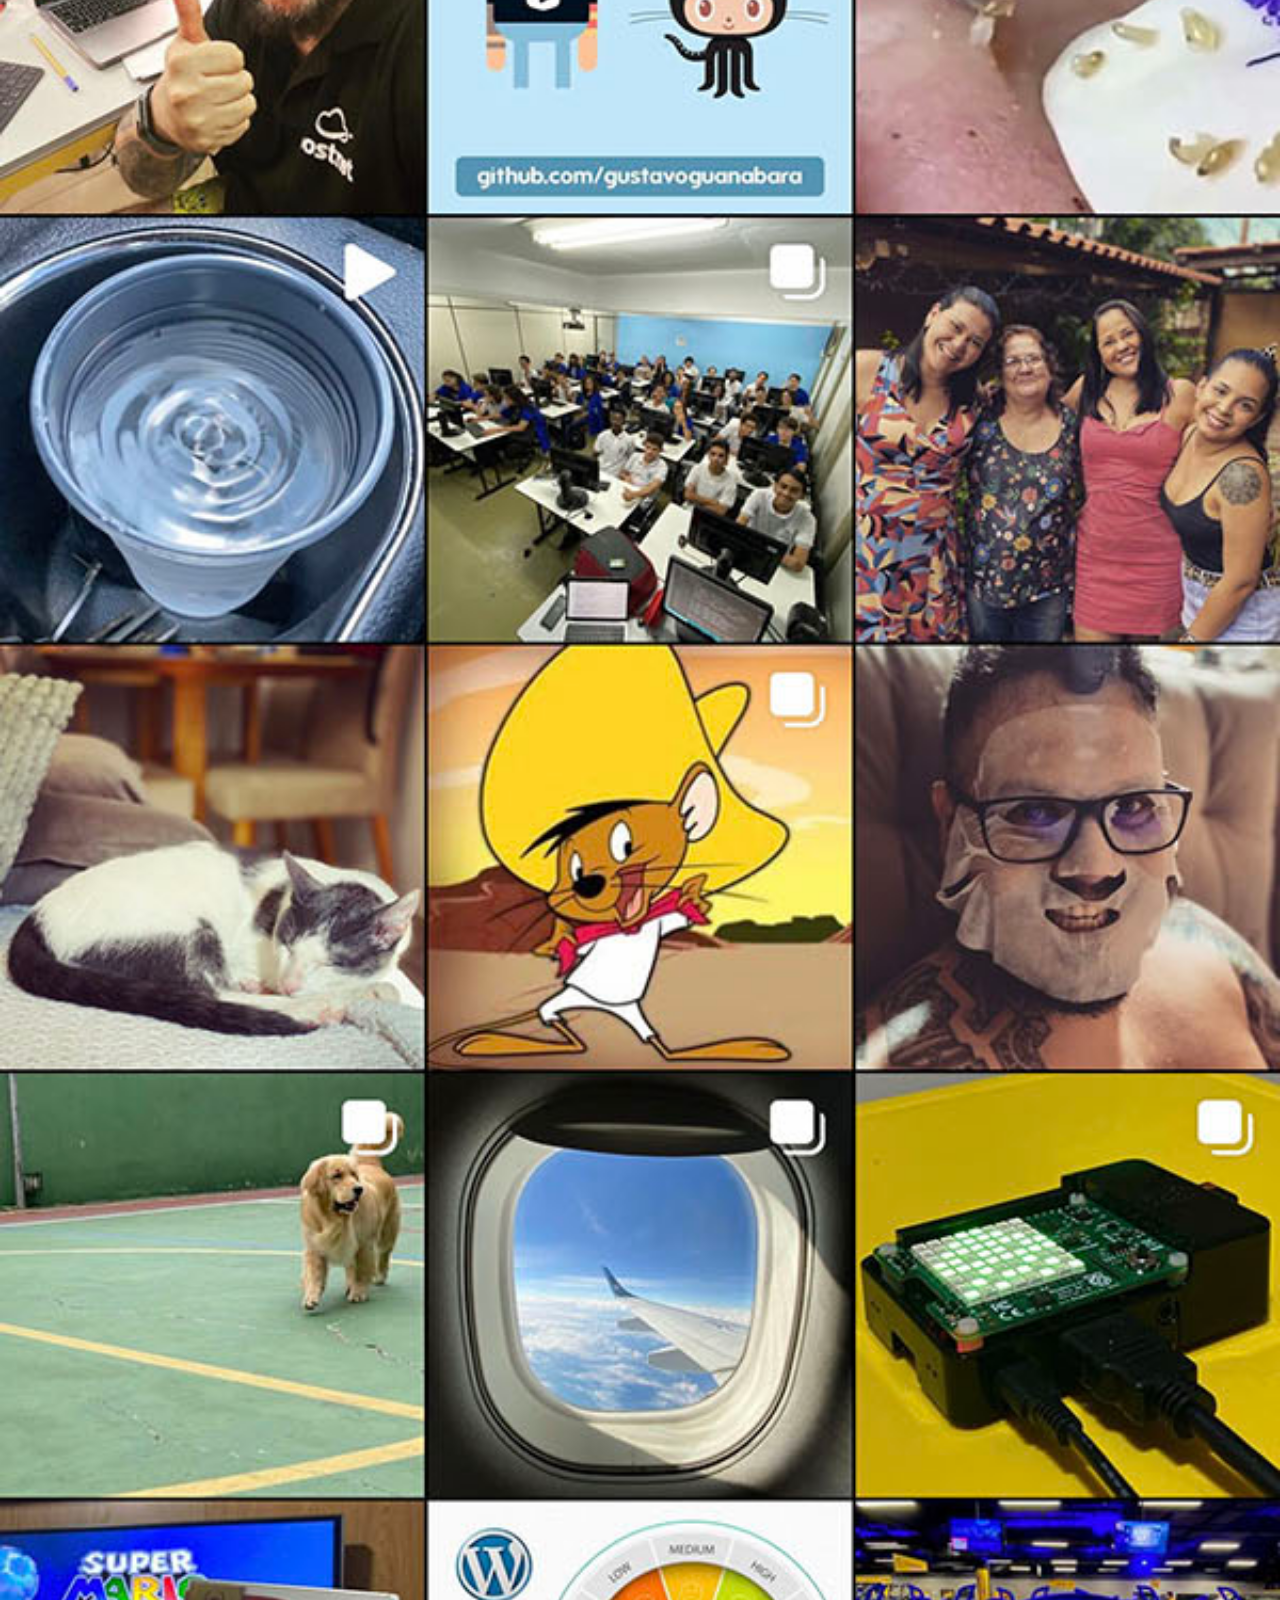
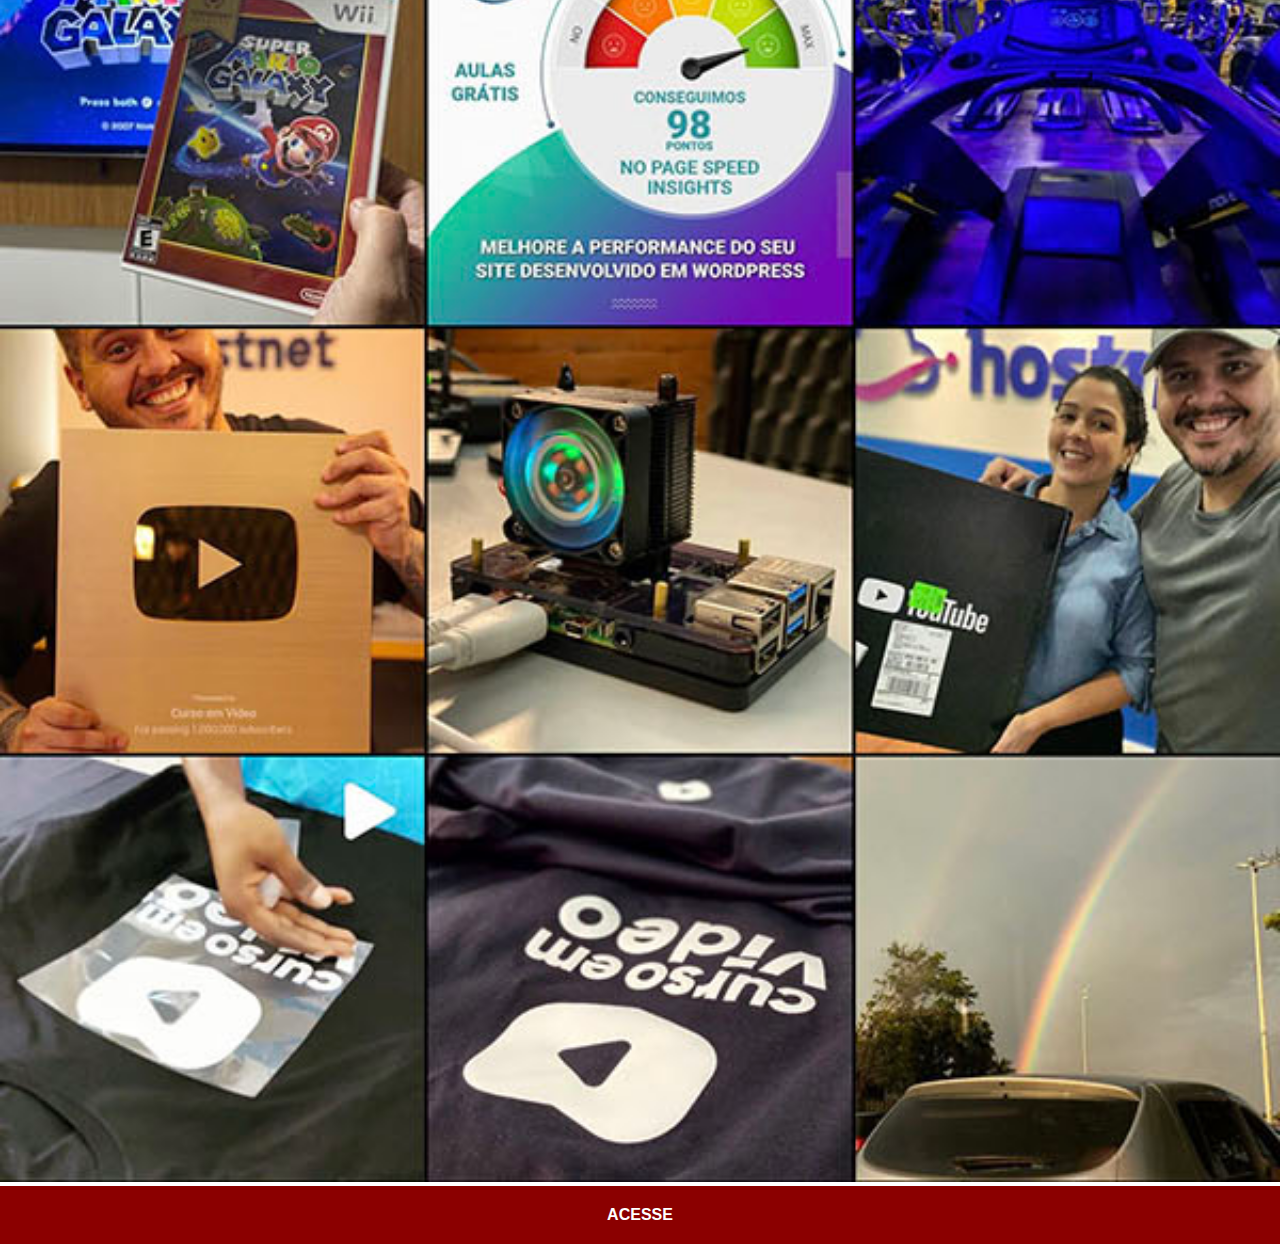
<file: instagram.html>
<!DOCTYPE html>
<html lang="pt-br">
<head>
    <meta charset="UTF-8">
    <meta name="viewport" content="width=device-width, initial-scale=1.0">
    <link rel="stylesheet" href="estilos/social.css">
    <title>Instagram</title>
</head>
<body>
    <img src="imagens/tela-instagram.jpg" alt="Instagram">
    <a href="https://www.instagram.com/gustavoguanabara/" target="_blank">ACESSE</a>
</body>
</html>
</file>
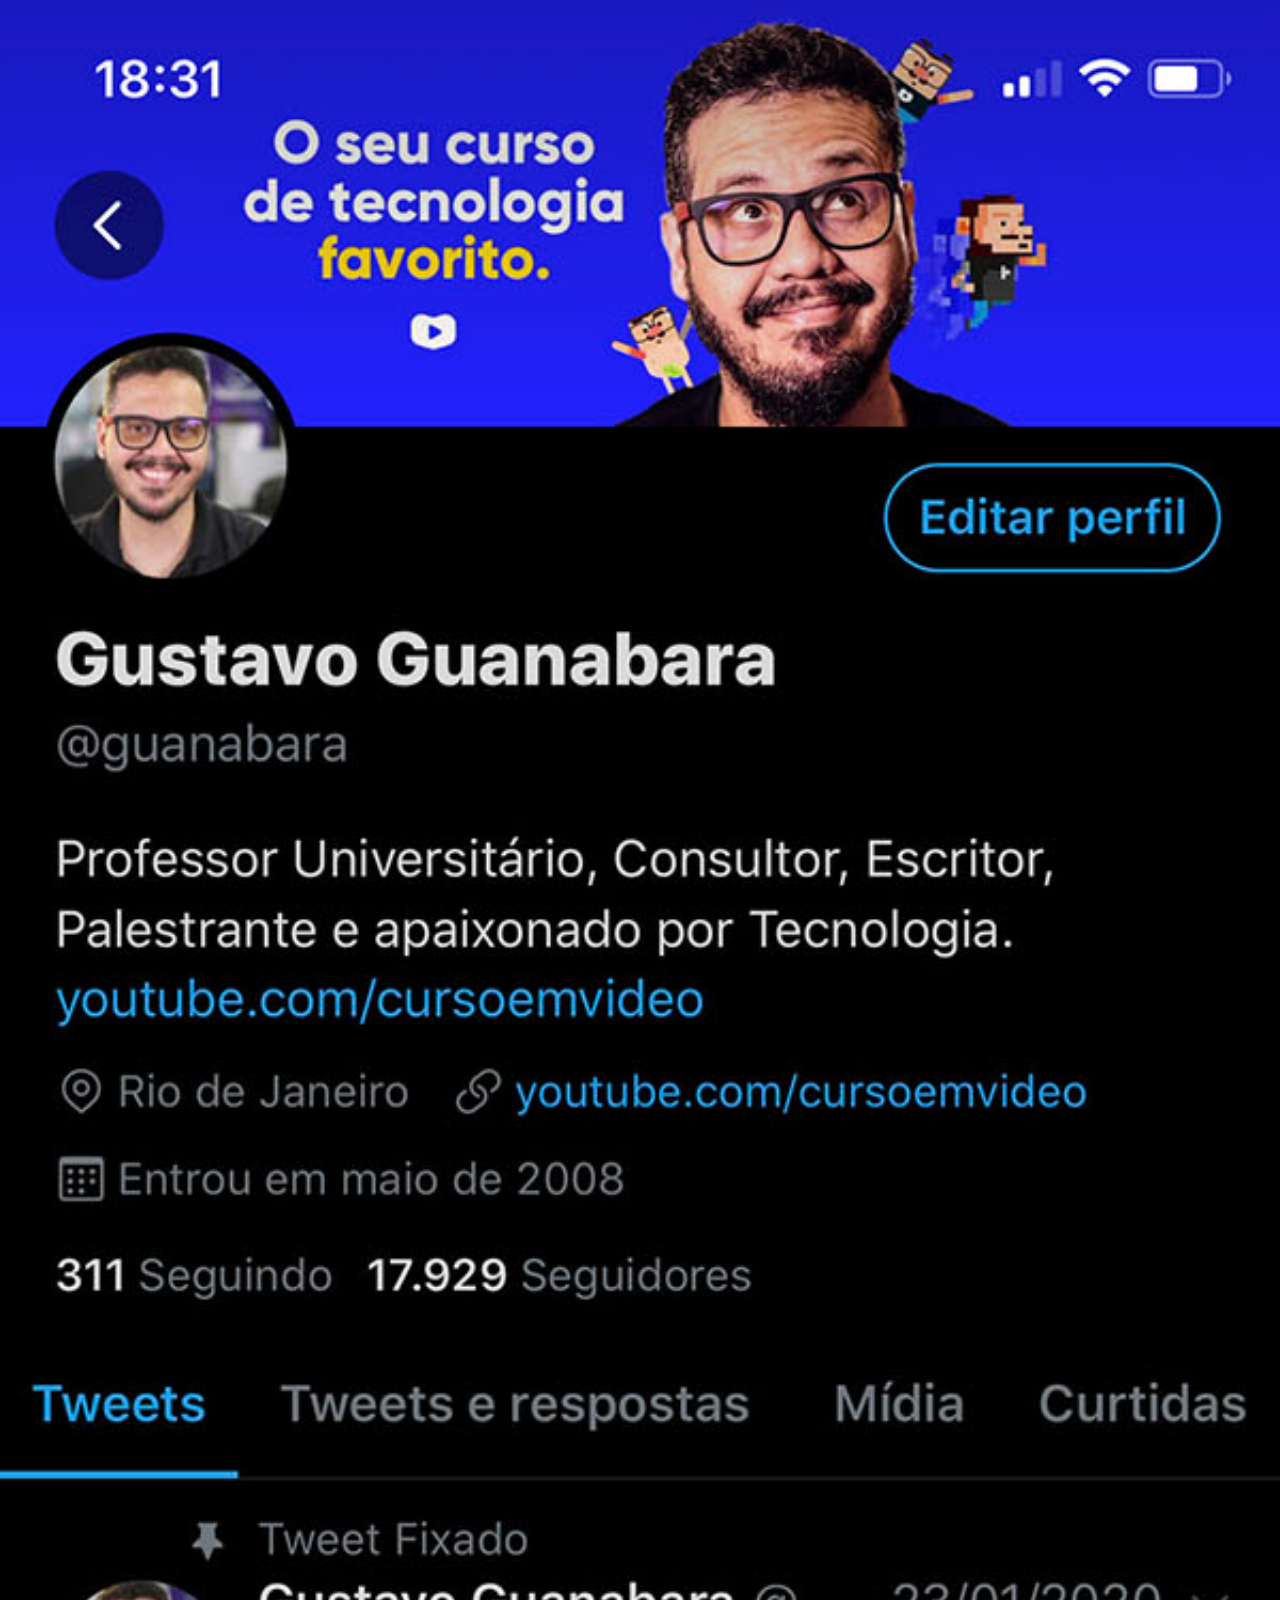
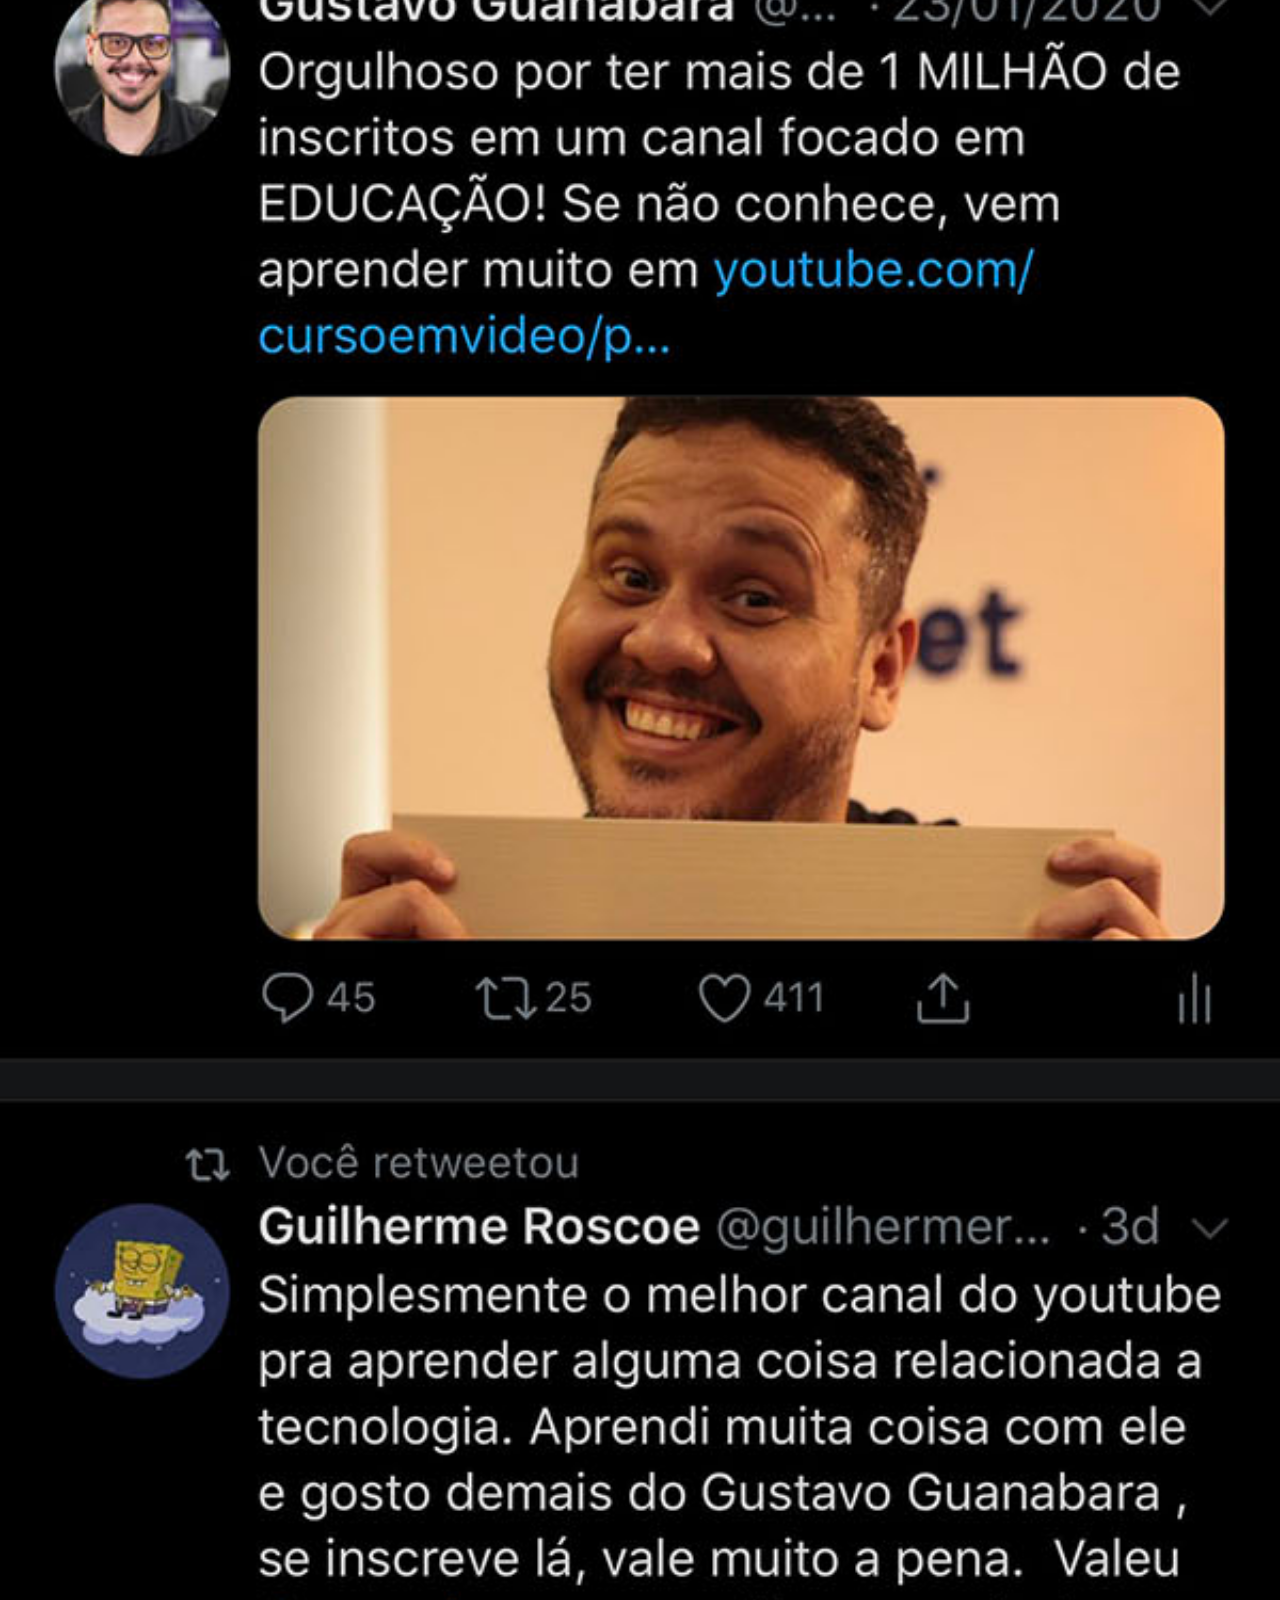
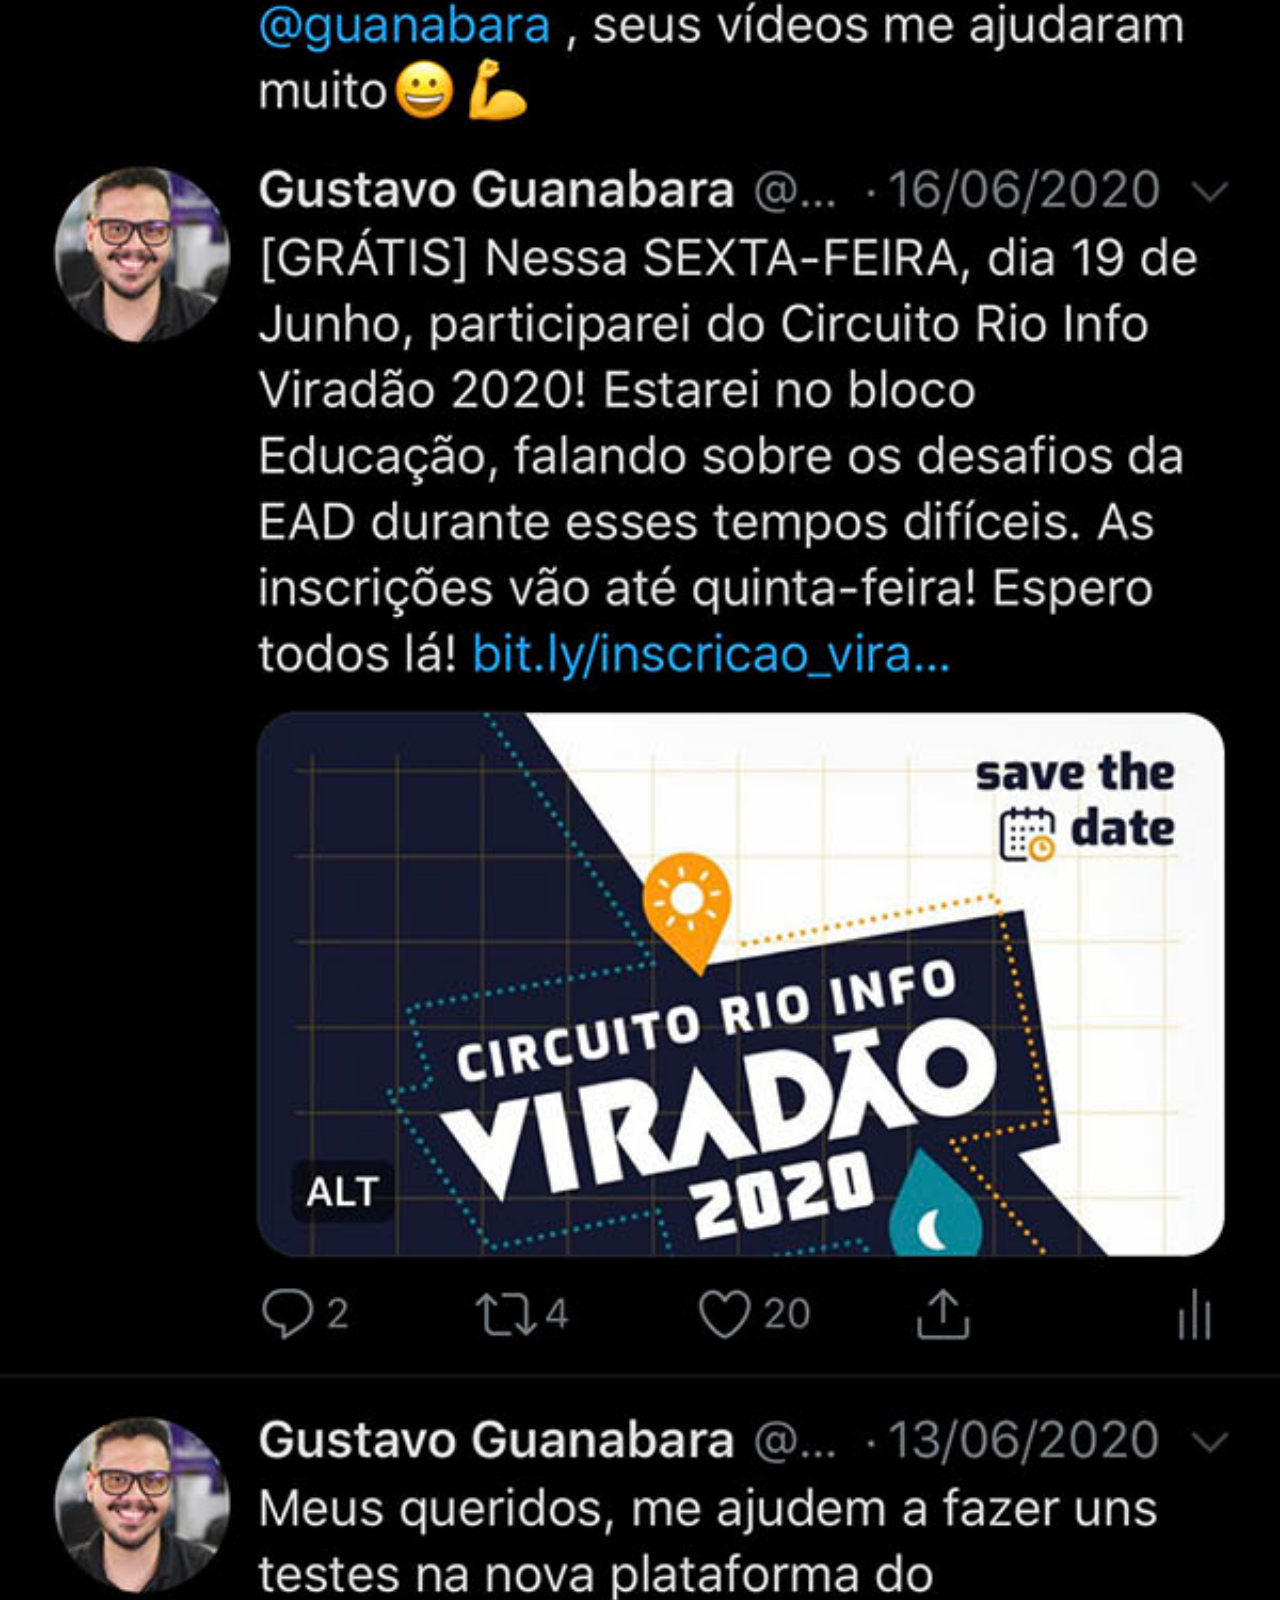
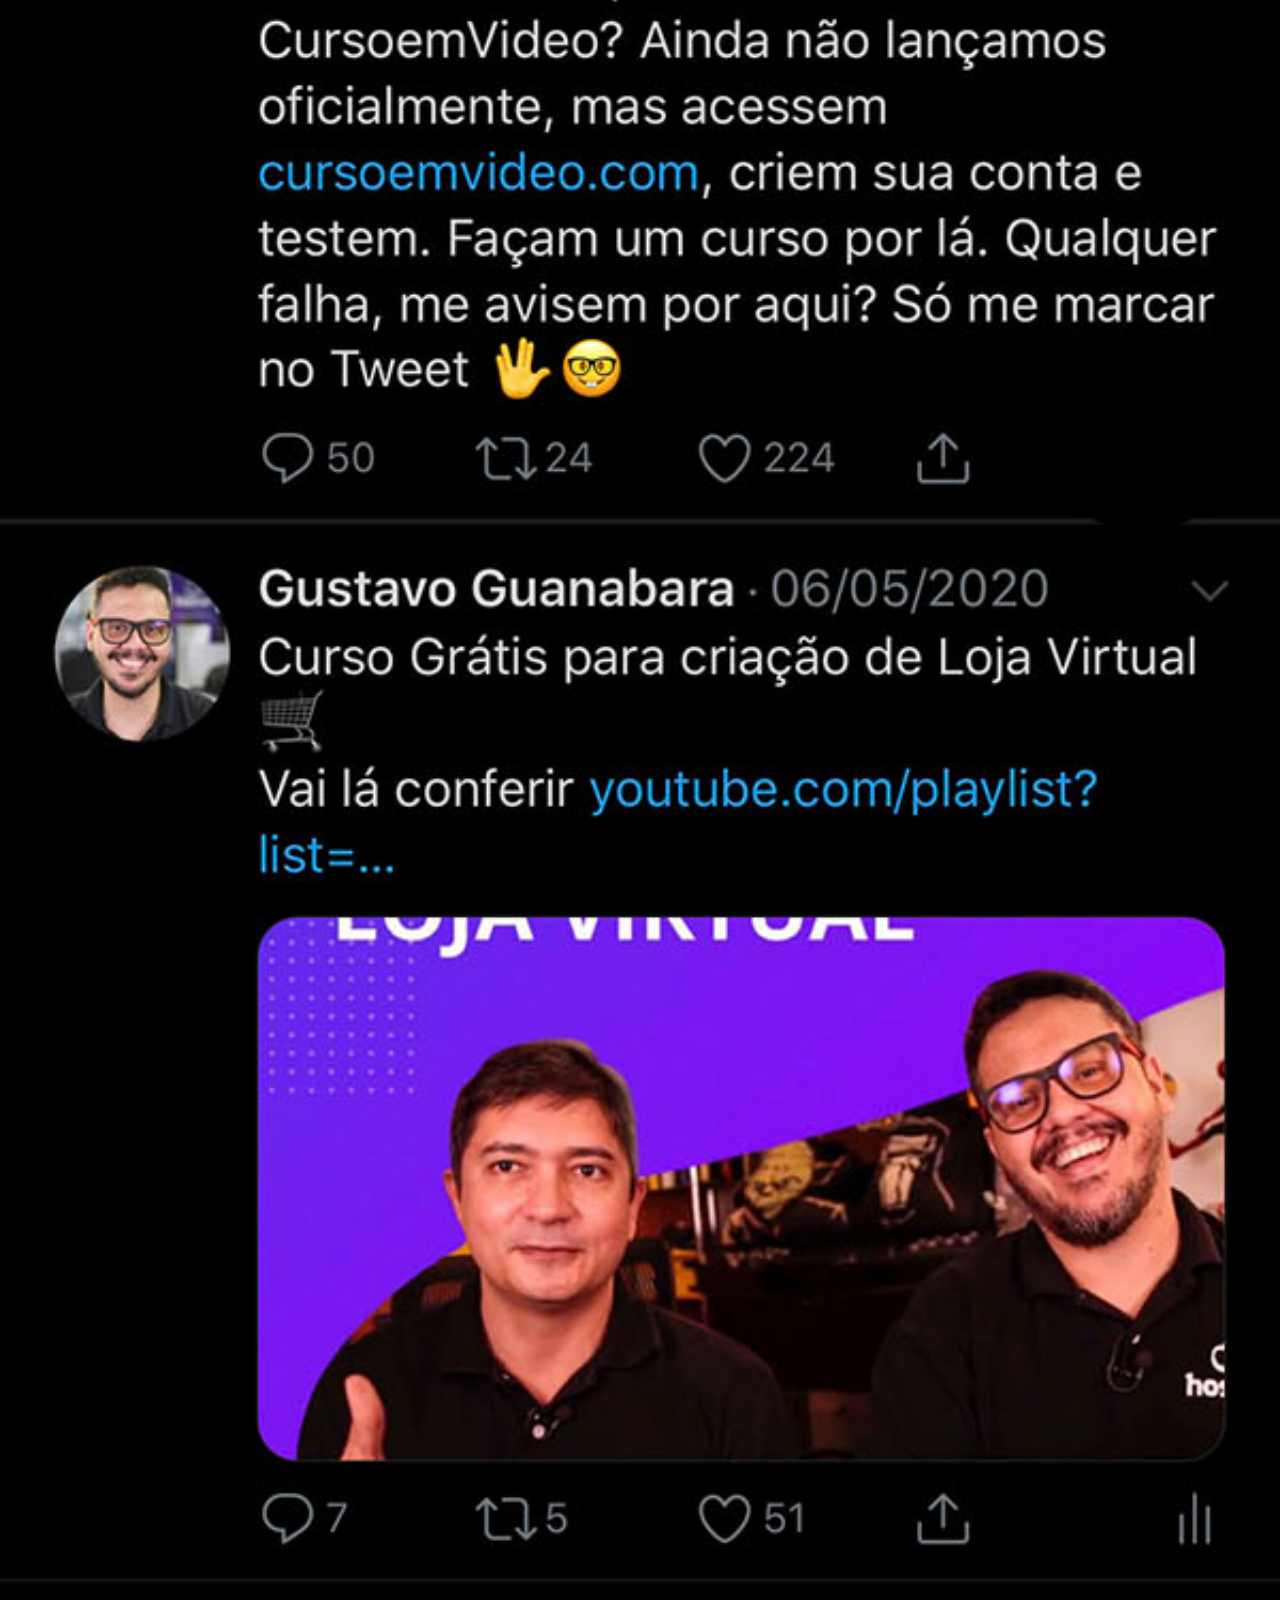
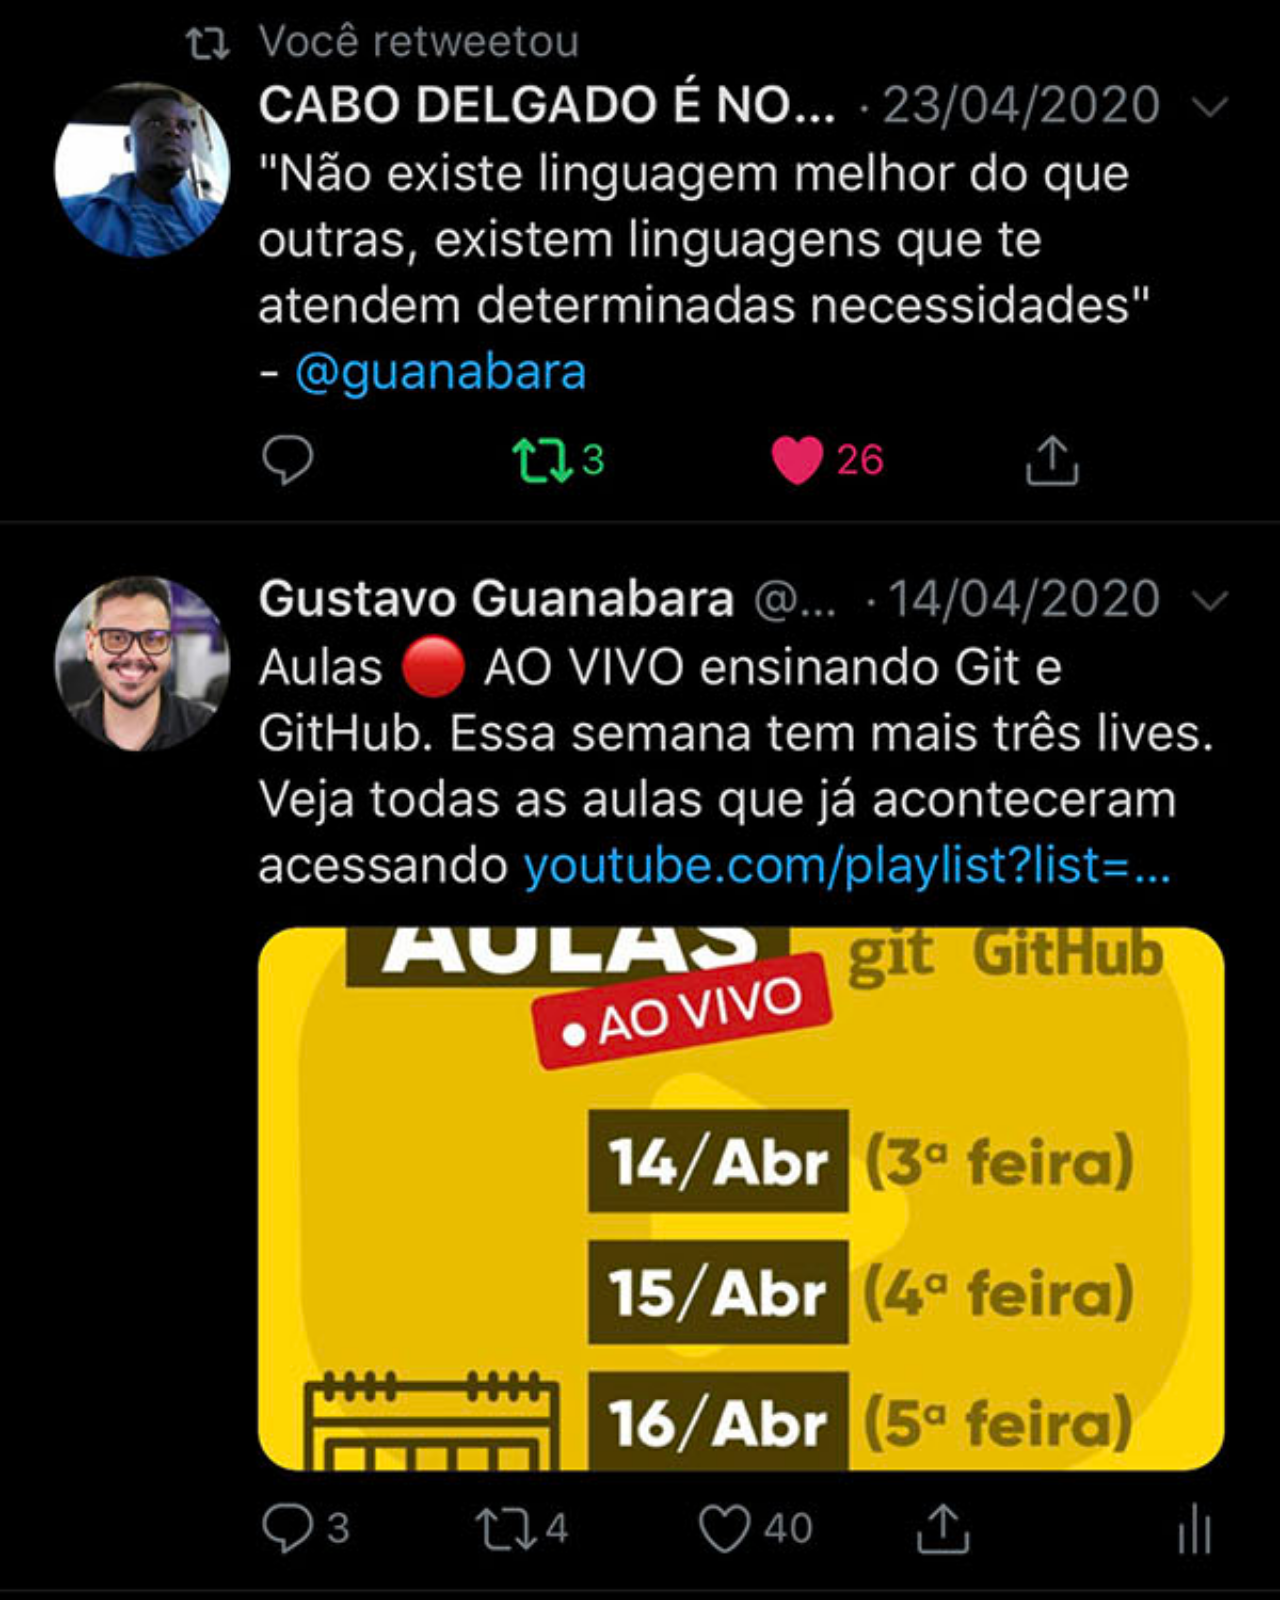
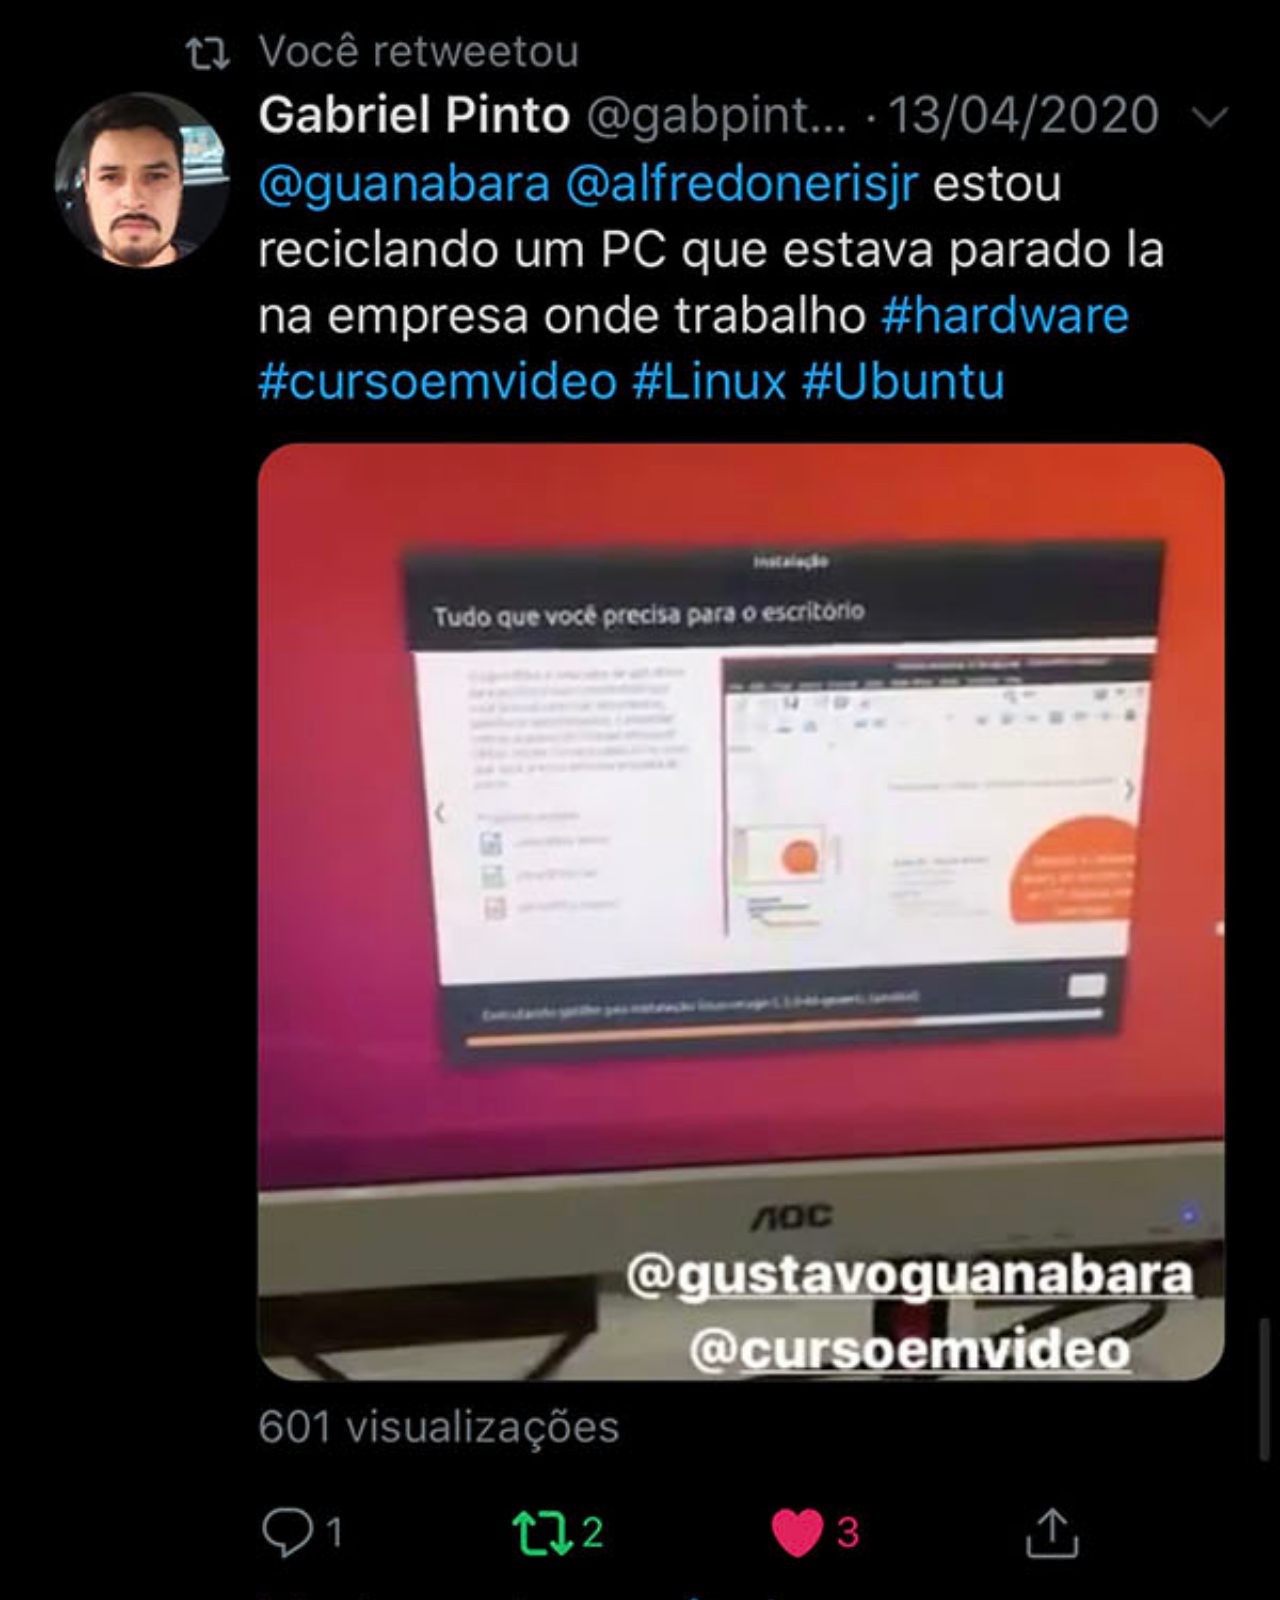
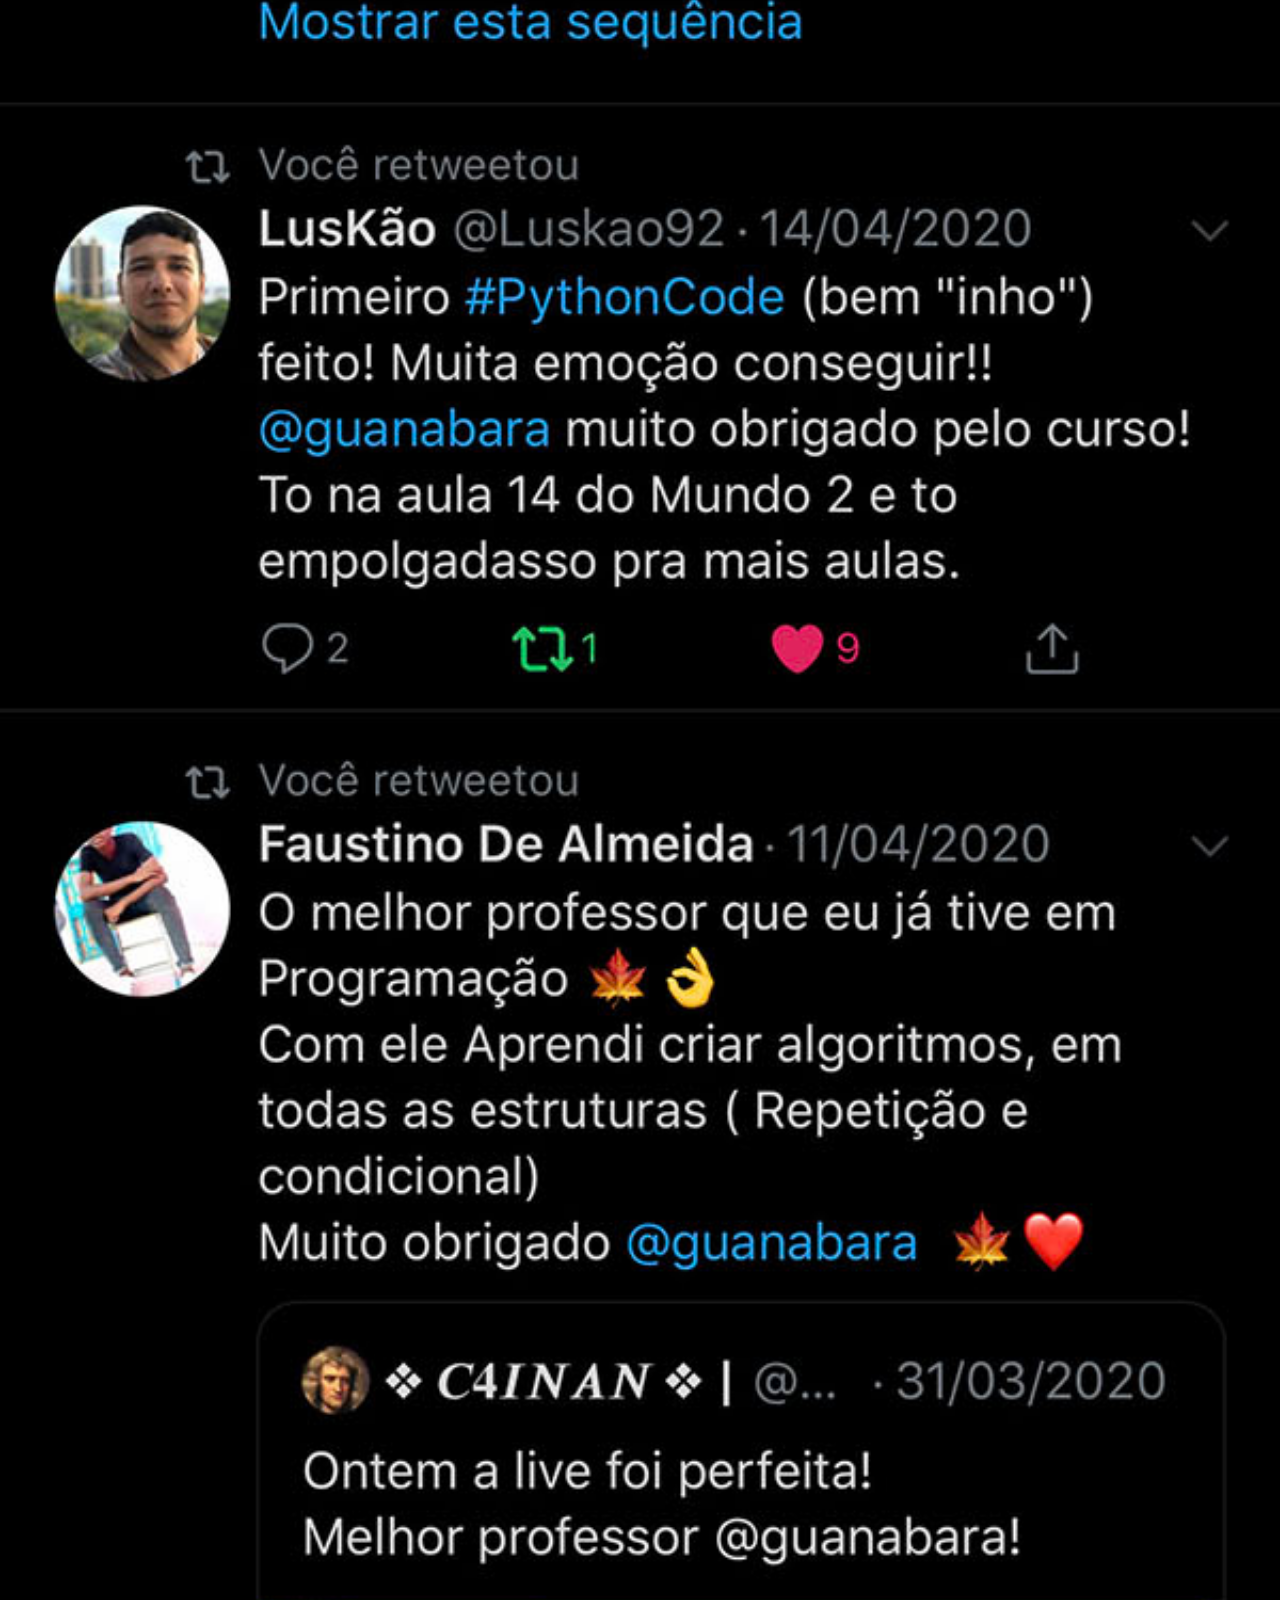
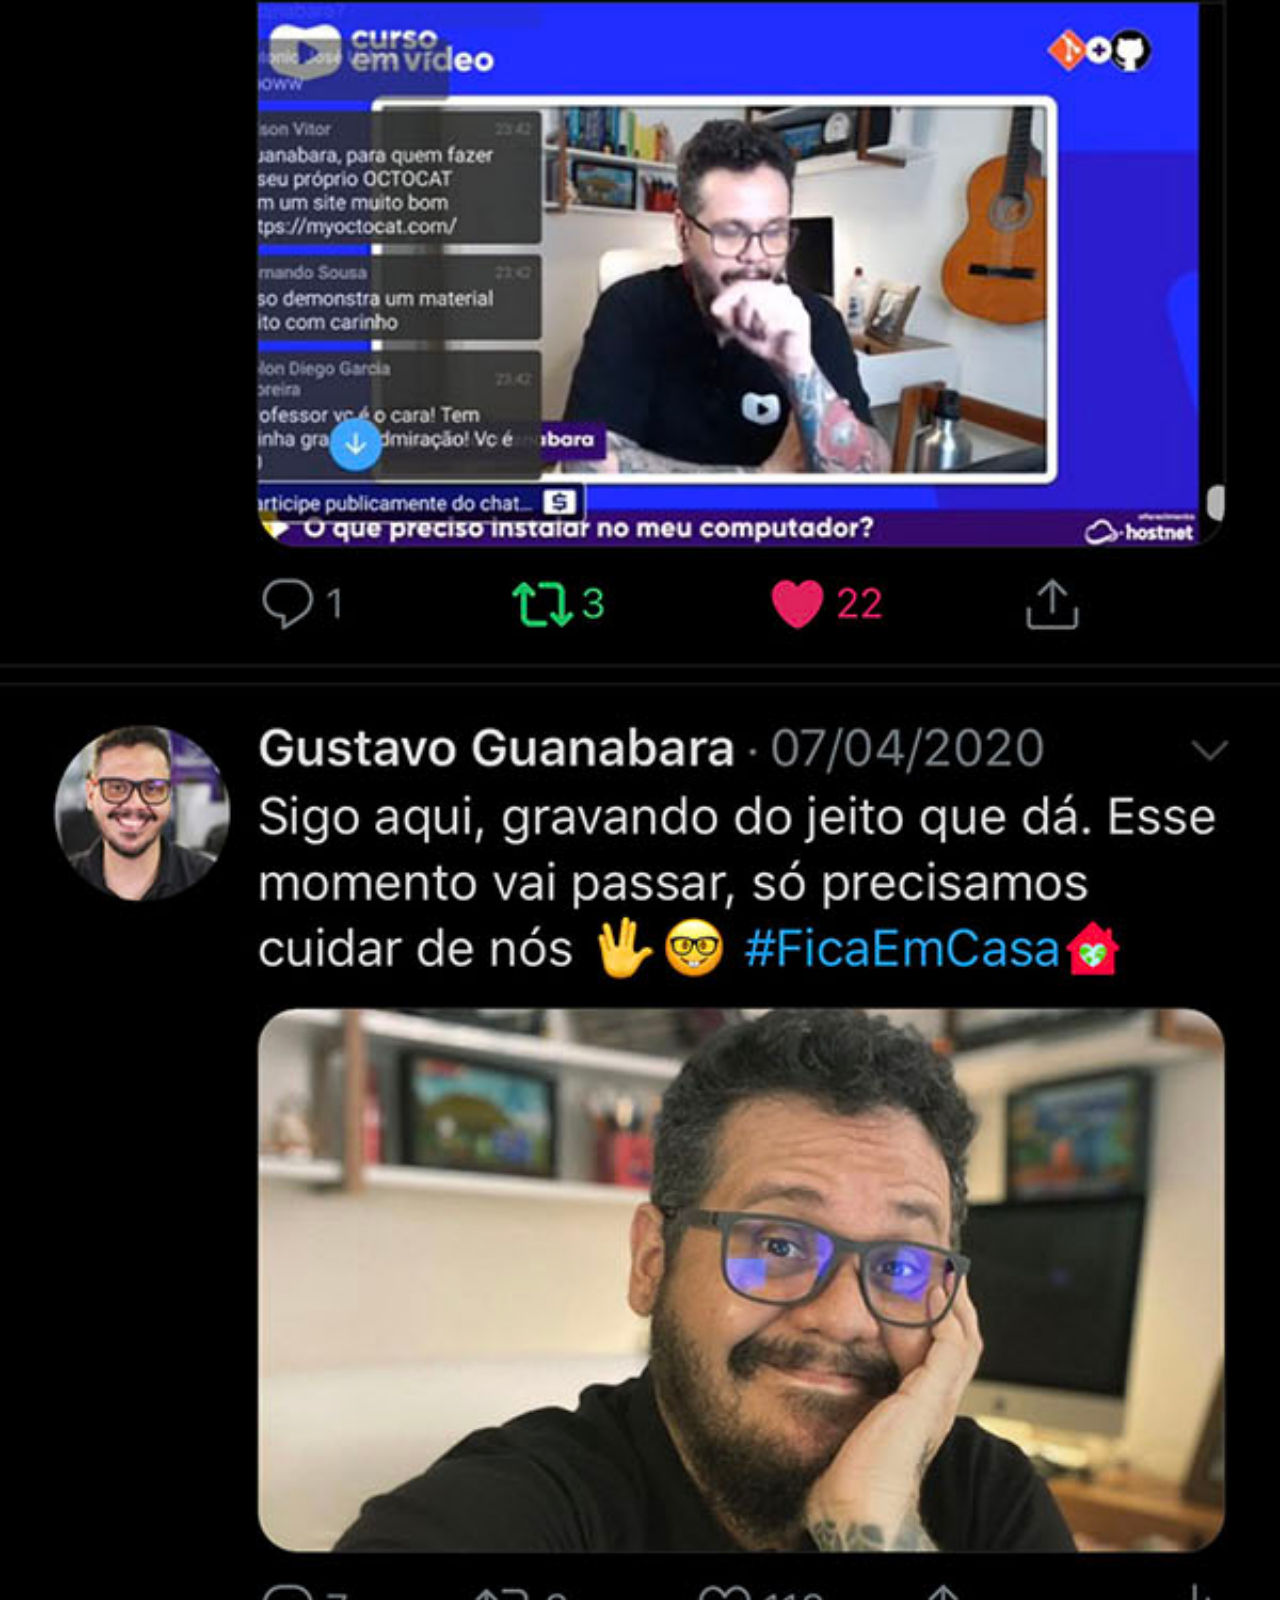
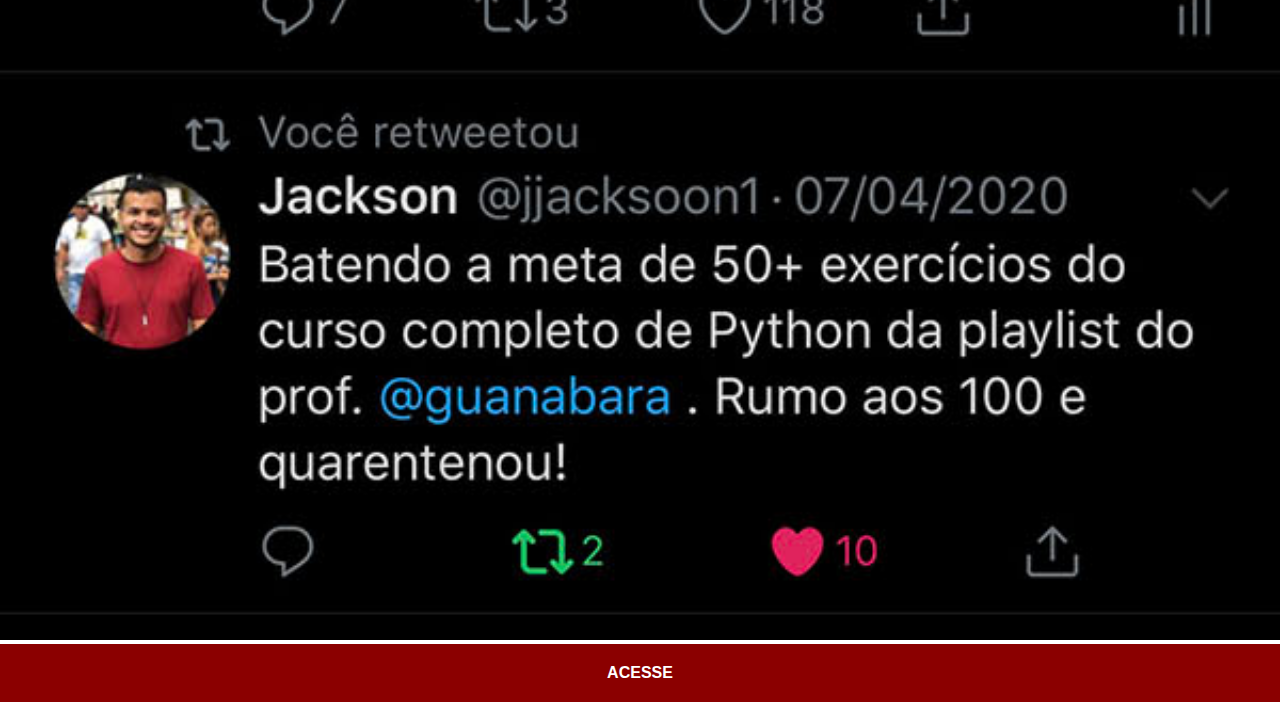
<file: twitter.html>
<!DOCTYPE html>
<html lang="pt-br">
<head>
    <meta charset="UTF-8">
    <meta name="viewport" content="width=device-width, initial-scale=1.0">
    <link rel="stylesheet" href="estilos/social.css">
    <title>Twitter</title>
</head>
<body>
    <img src="imagens/tela-twitter.jpg" alt="Twitter">
    <a href="https://twitter.com/guanabara" target="_blank">ACESSE</a>
</body>
</html>
</file>
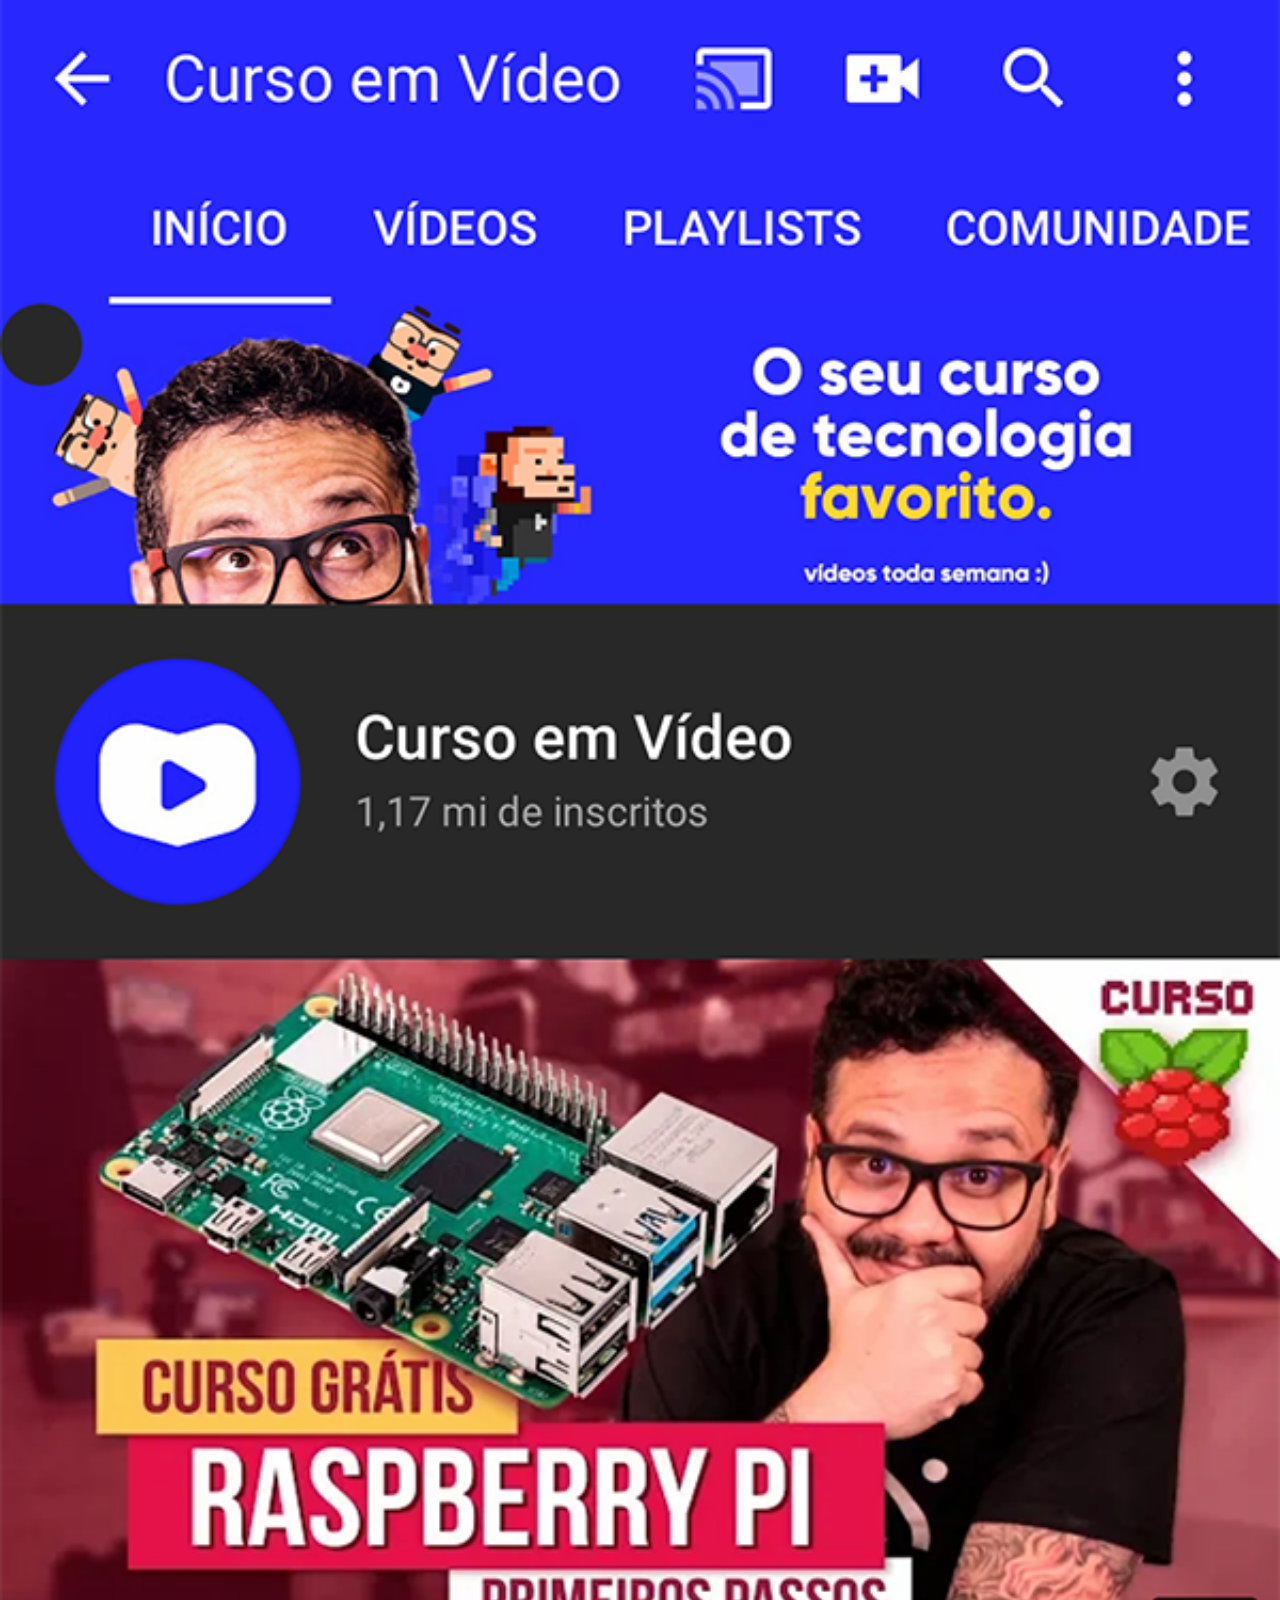
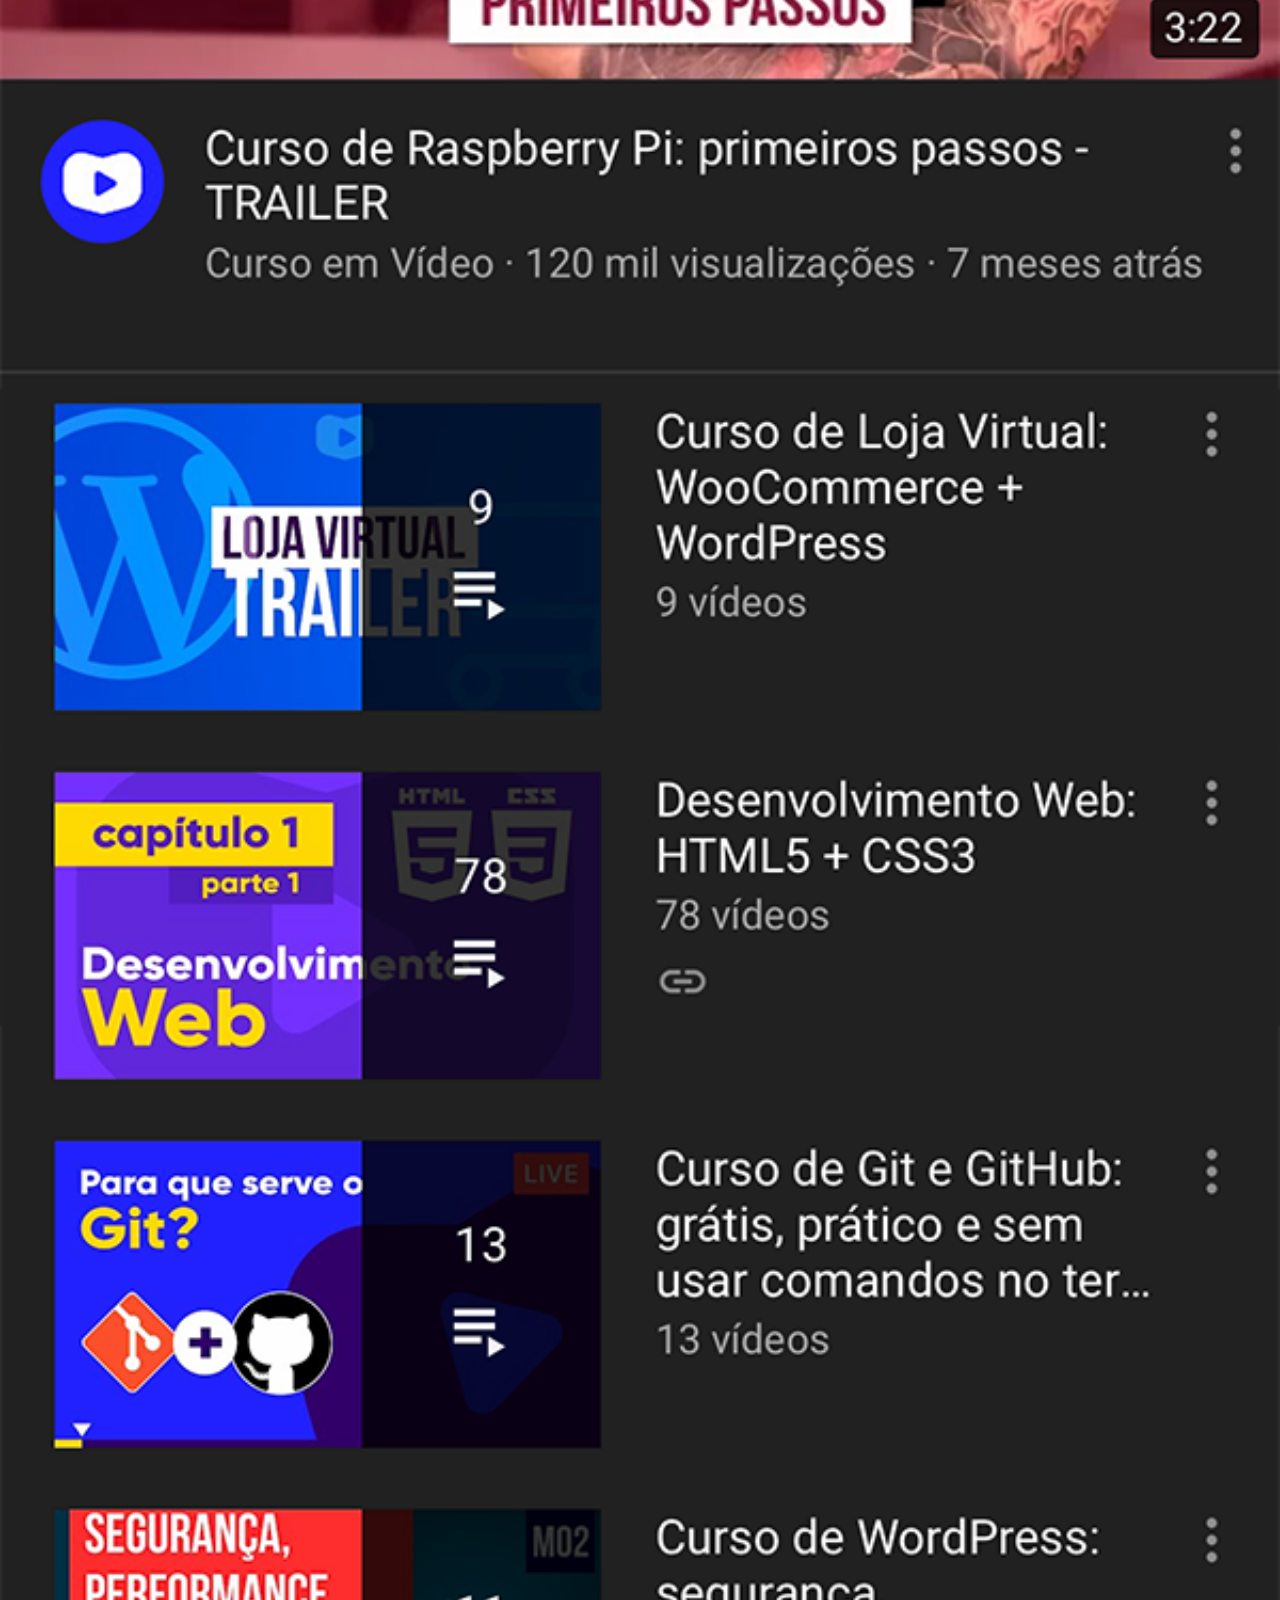
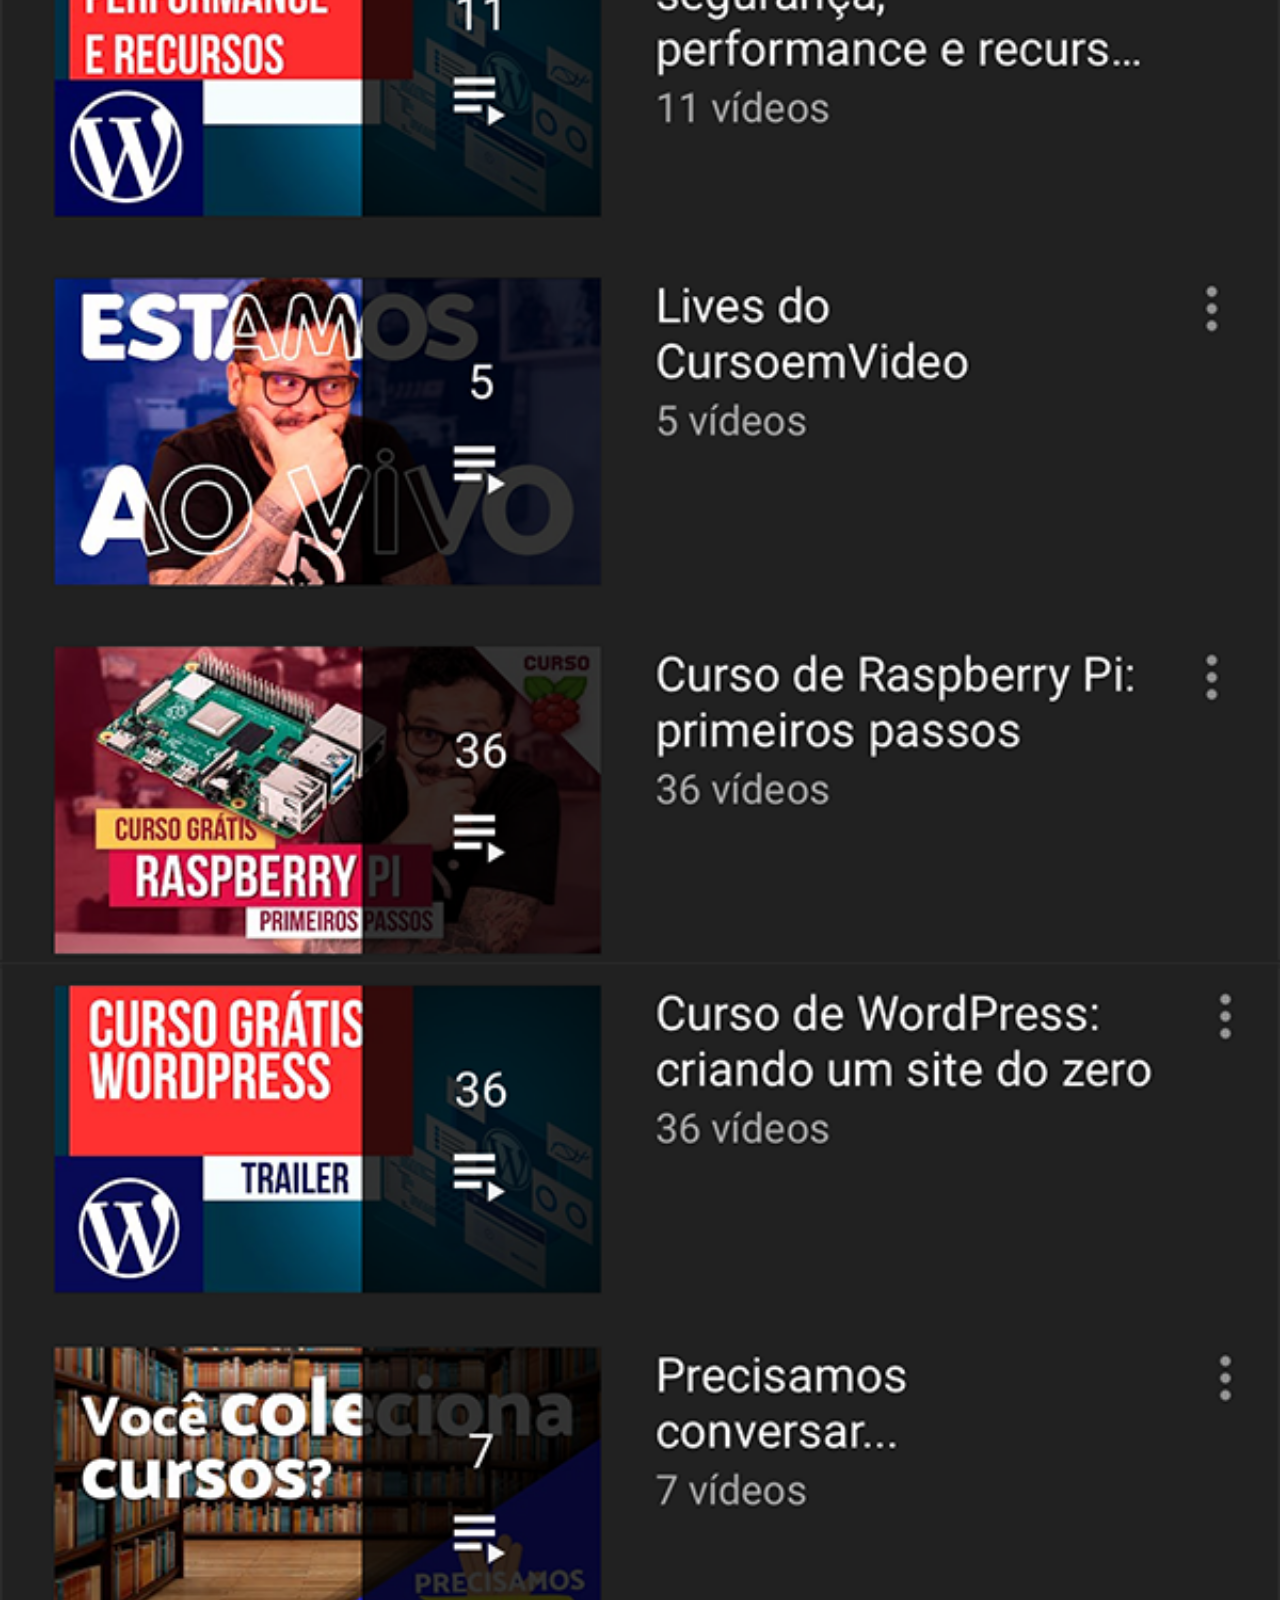
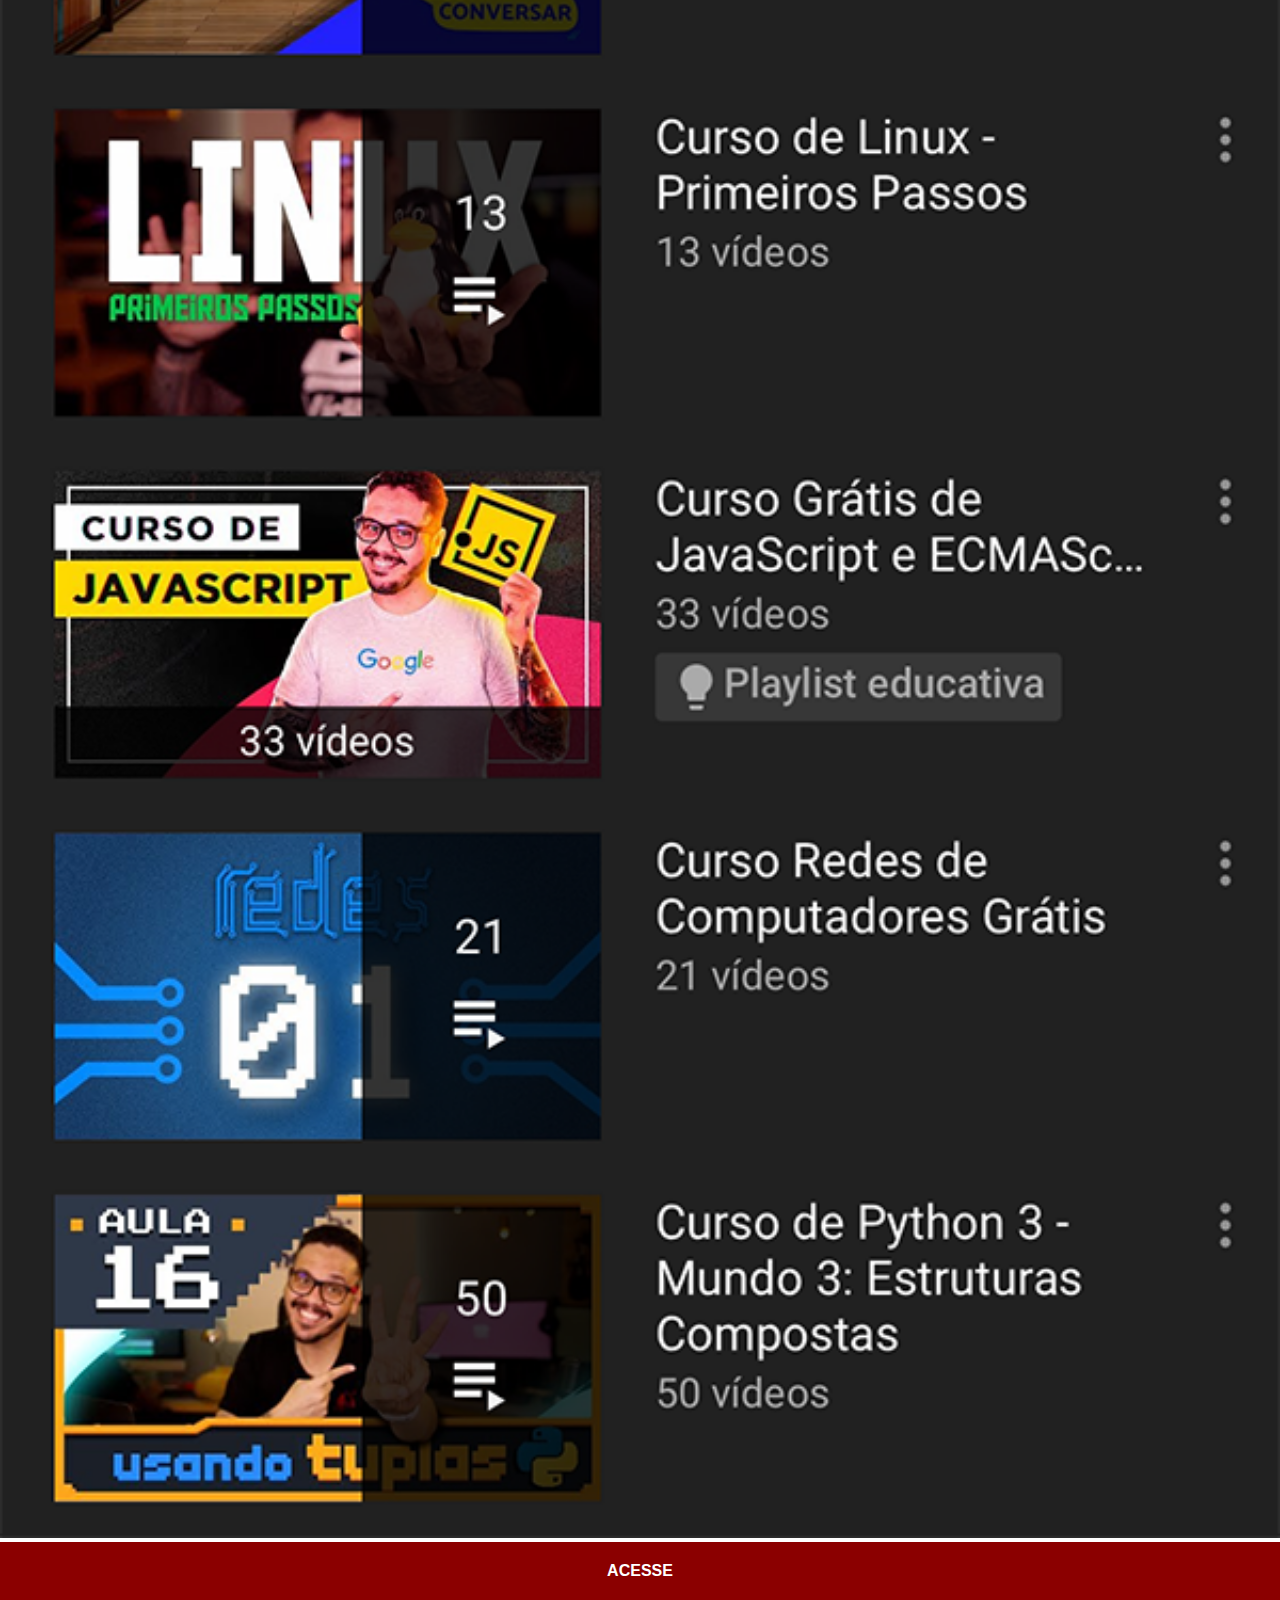
<file: youtube.html>
<!DOCTYPE html>
<html lang="pt-br">
<head>
    <meta charset="UTF-8">
    <meta name="viewport" content="width=device-width, initial-scale=1.0">
    <link rel="stylesheet" href="estilos/social.css">
    <title>YouTube</title>
</head>
<body>
    <img src="imagens/tela-youtube.png" alt="YouTube">
    <a href="https://www.youtube.com/@CursoemVideo/playlists" target="_blank">ACESSE</a>
</body>
</html>
</file>
<file: estilos/style.css>
@charset "UTF-8";

* {
    margin: 0px;
    padding: 0px;
    font-family: Arial, Helvetica, sans-serif;
}

html, body {
    height: 100vh;
    width: 100vw;
    background-color: black;
}

body {
    background: url('../imagens/fundo-madeira.jpg') no-repeat top center;
    background-size: cover;
    background-attachment: fixed;
}

main {
    position: relative;
    height: 100vh;
}

section#telefone {
    position: absolute;
    top: 50%;
    left: 50%;
    transform: translate(-50%, -50%);

    height: 627px;
    width: 311px; 
    background: url('../imagens/frame-iphone.png') no-repeat;
}

iframe#tela {
    position: relative;
    top: 80px;
    left: 21px;
    width: 269px;
    height: 472px;
}

section#redes-sociais {
    text-align: right;
}

section#redes-sociais img  {
    width: 50px;
    margin: 10px;
    border-radius: 50%;
    box-shadow: 2px 2px 5px rgba(0, 0, 0, 0.796);
    box-sizing: border-box;
}

section#redes-sociais img:hover {
    border: 2px solid rgba(255, 255, 255, 0.588);
    transform: translate(-3px, -3px);
    box-shadow: 5px 5px 10px rgba(0, 0, 0, 0.681);
    transition: transform .3s, border 1s;
}
</file>
<file: estilos/social.css>
@charset "UTF-8";

* {
    margin: 0px;
    padding: 0px;
    font-family: Arial, Helvetica, sans-serif;
}

::-webkit-scrollbar {
    width: 0px;
    height: 0px;
}

img {
    width: 100vw;
}

a {
    display: block;
    background-color: darkred;
    color: white;
    padding: 20px;
    text-align: center;
    font-weight: bolder;
    text-decoration: none;
}

a:hover {
    background-color: red;
}
</file>
